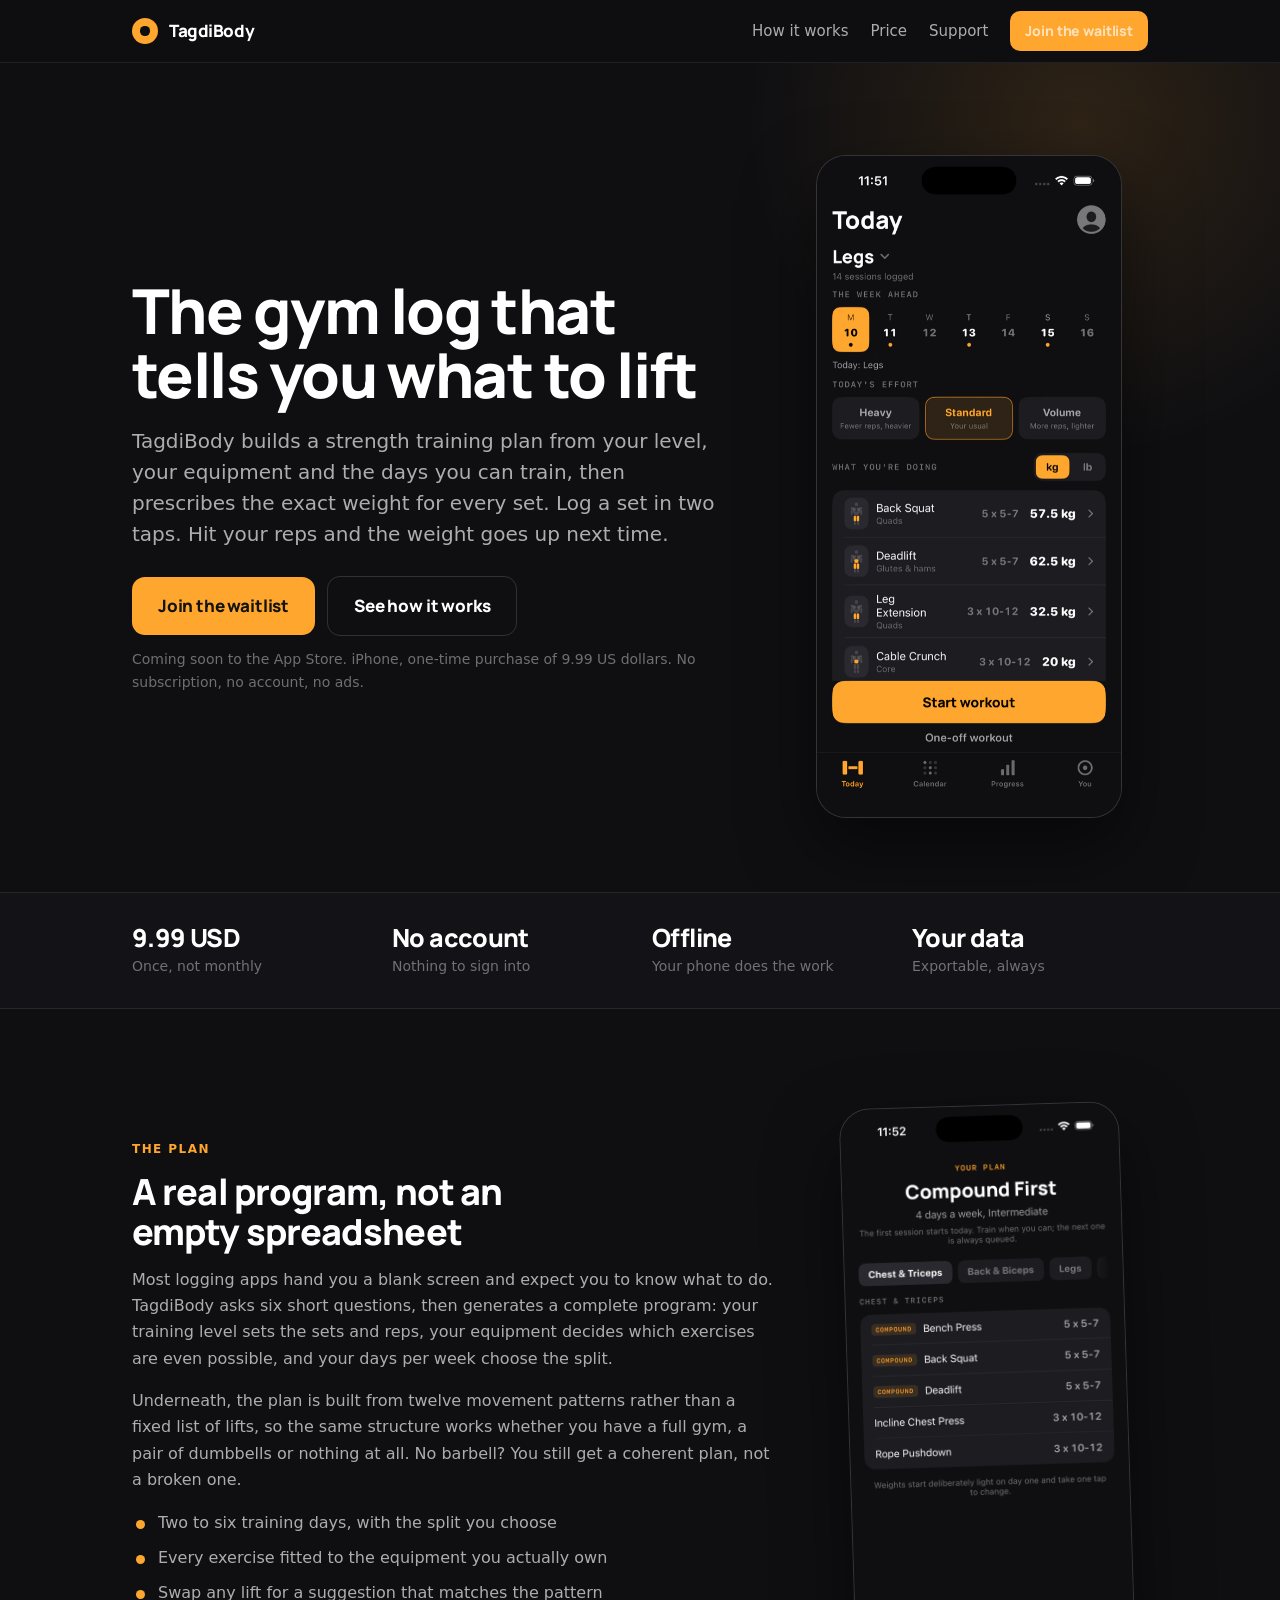
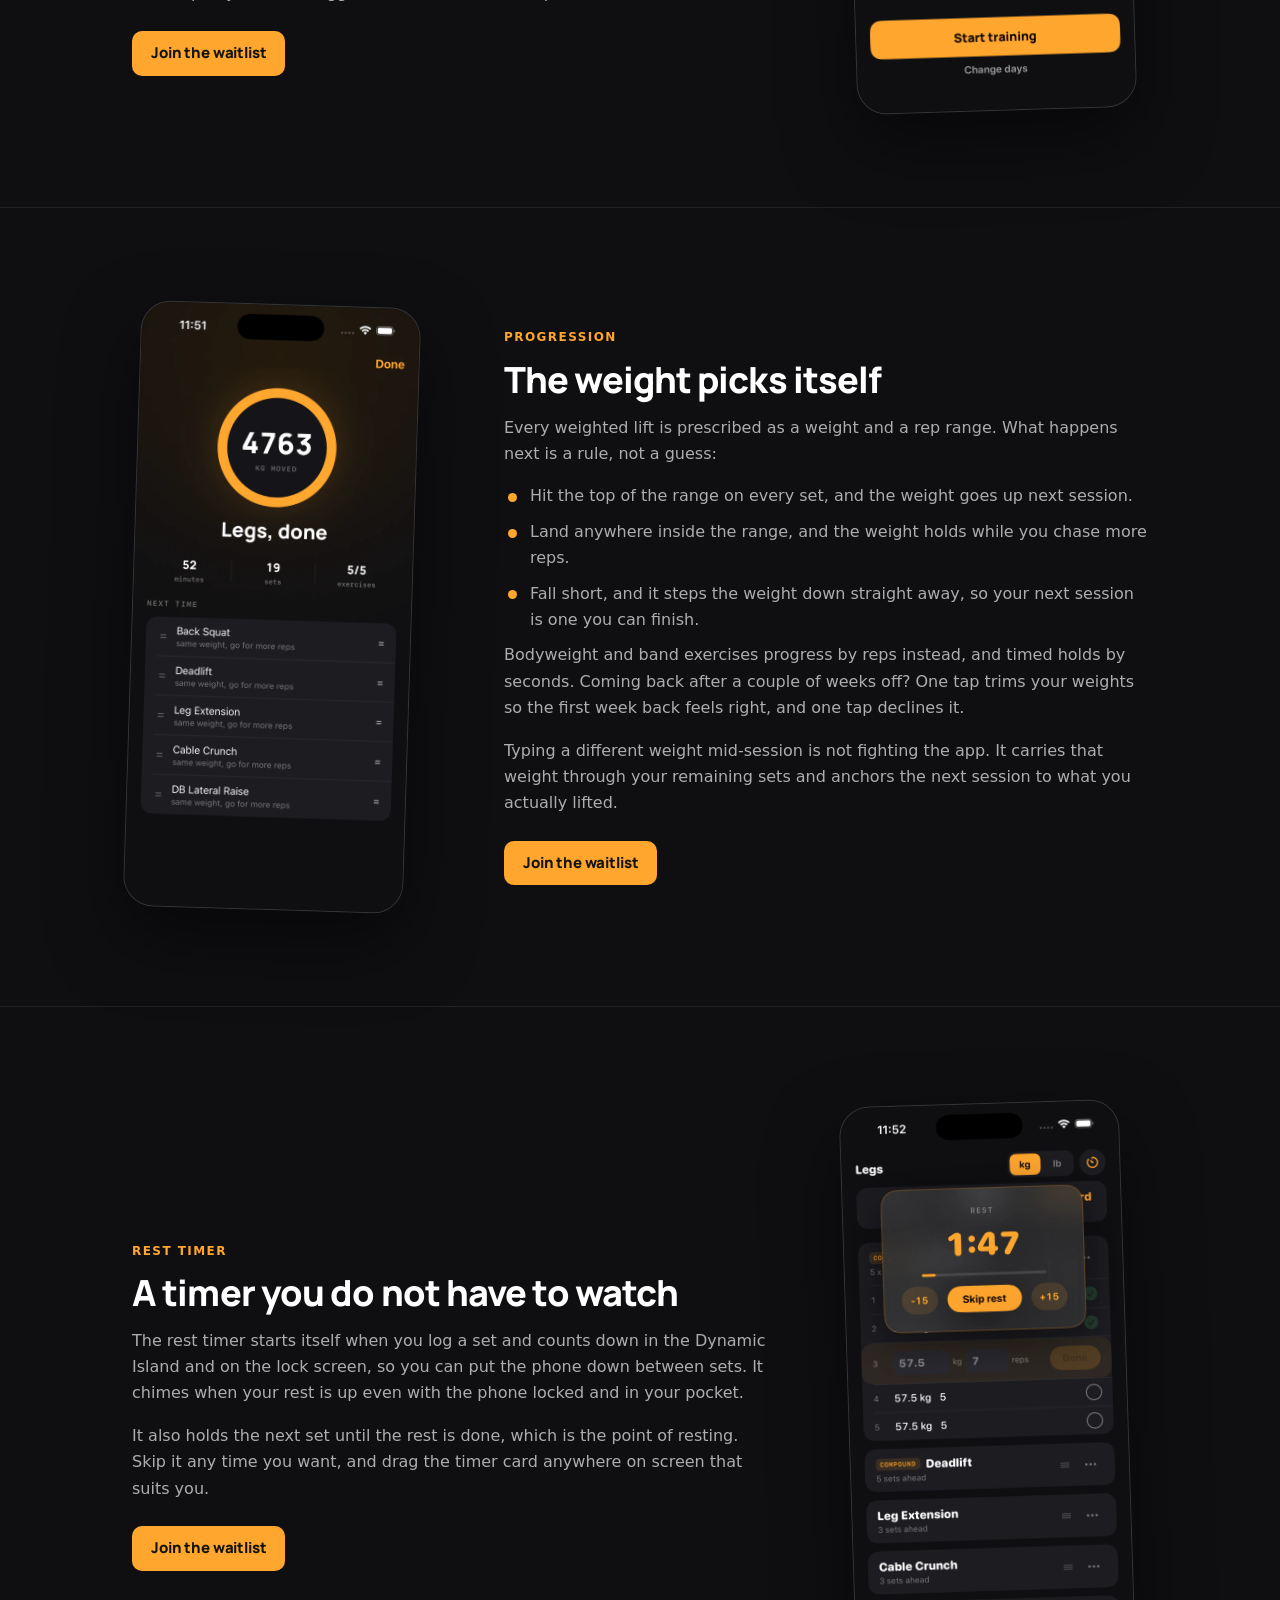
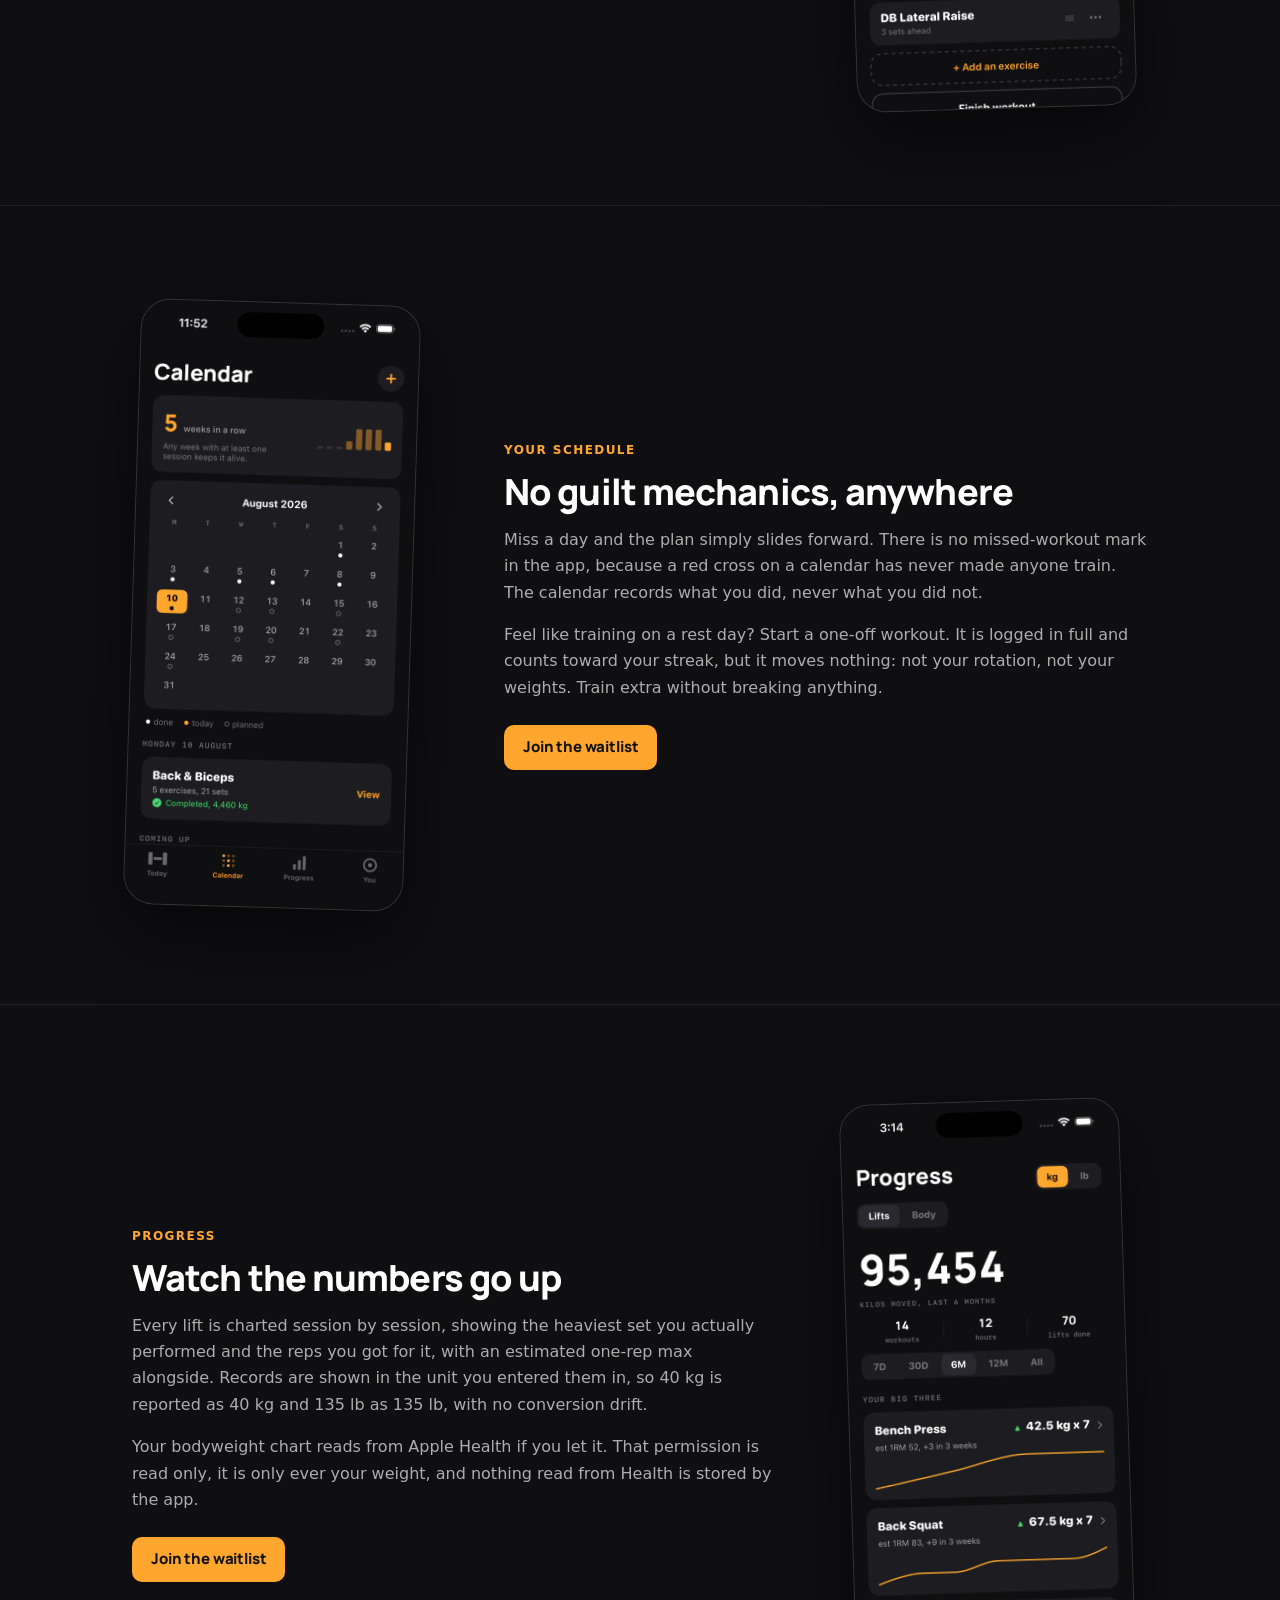
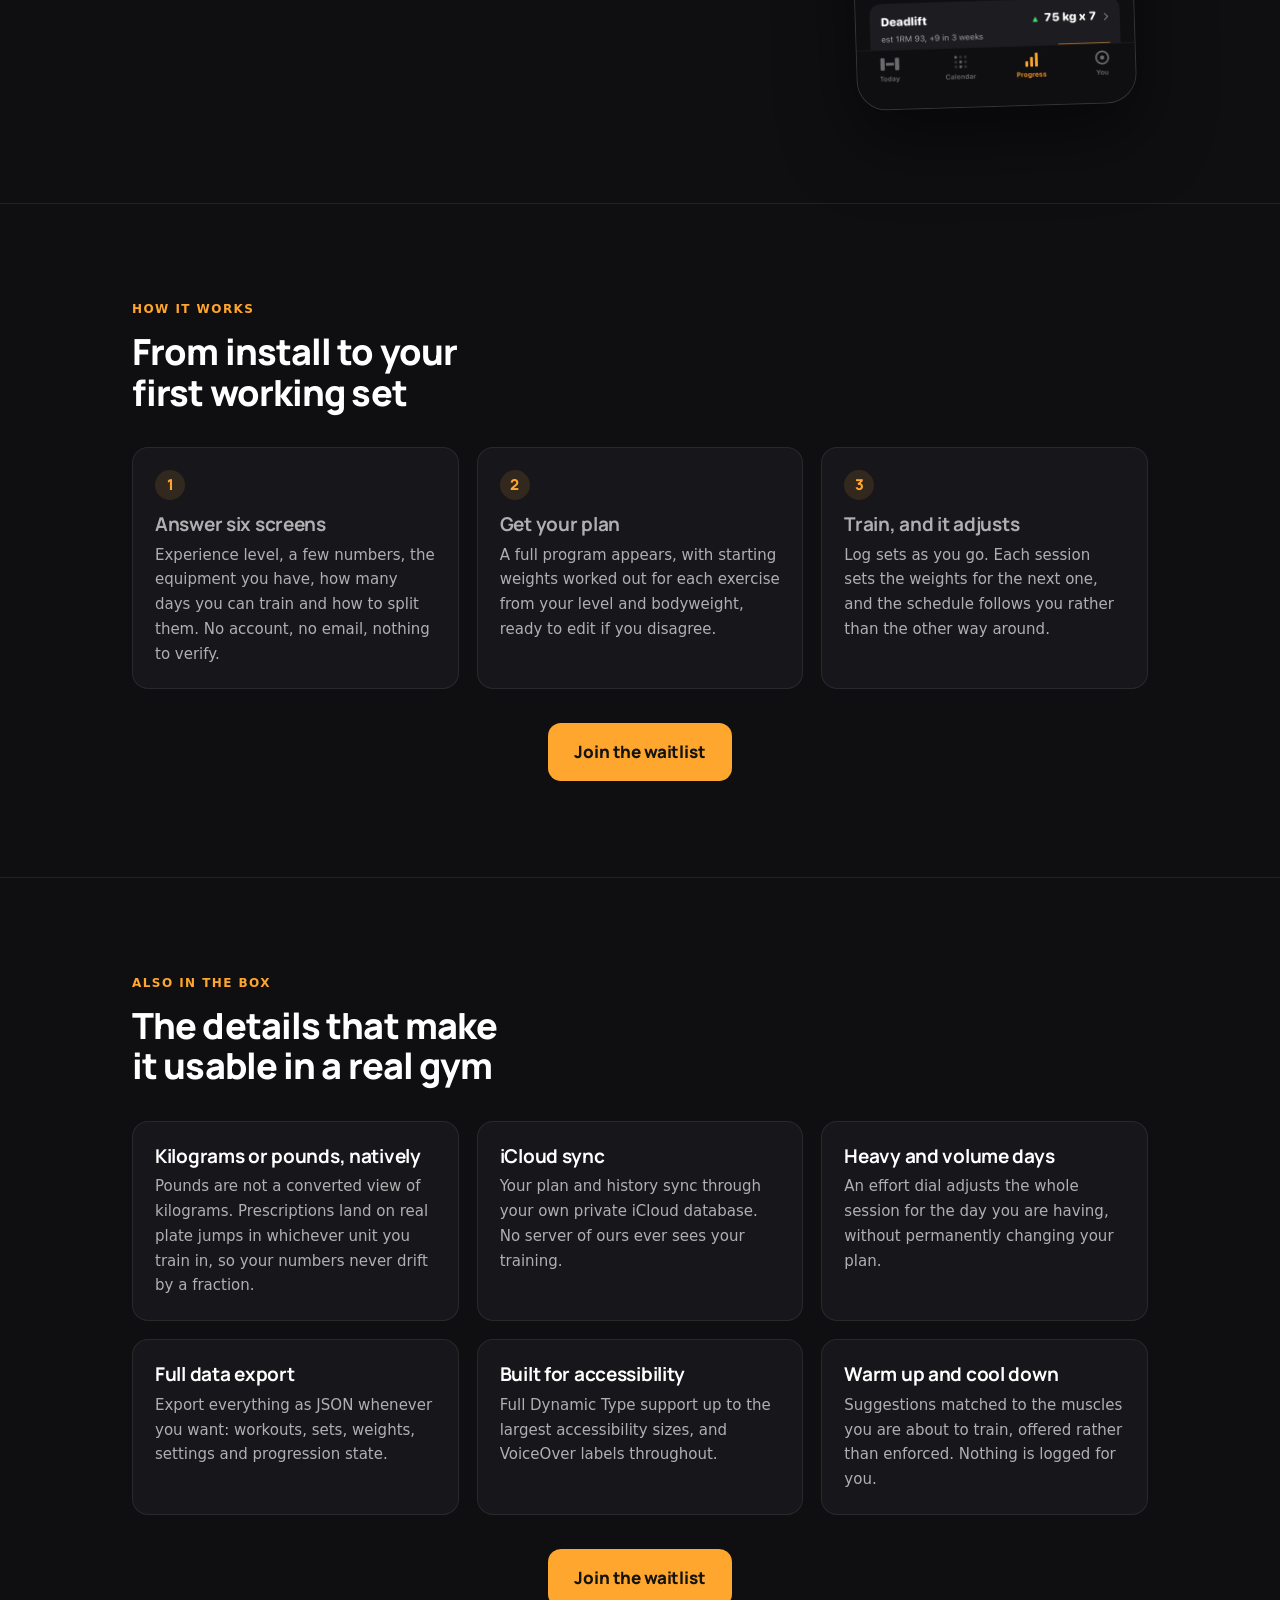
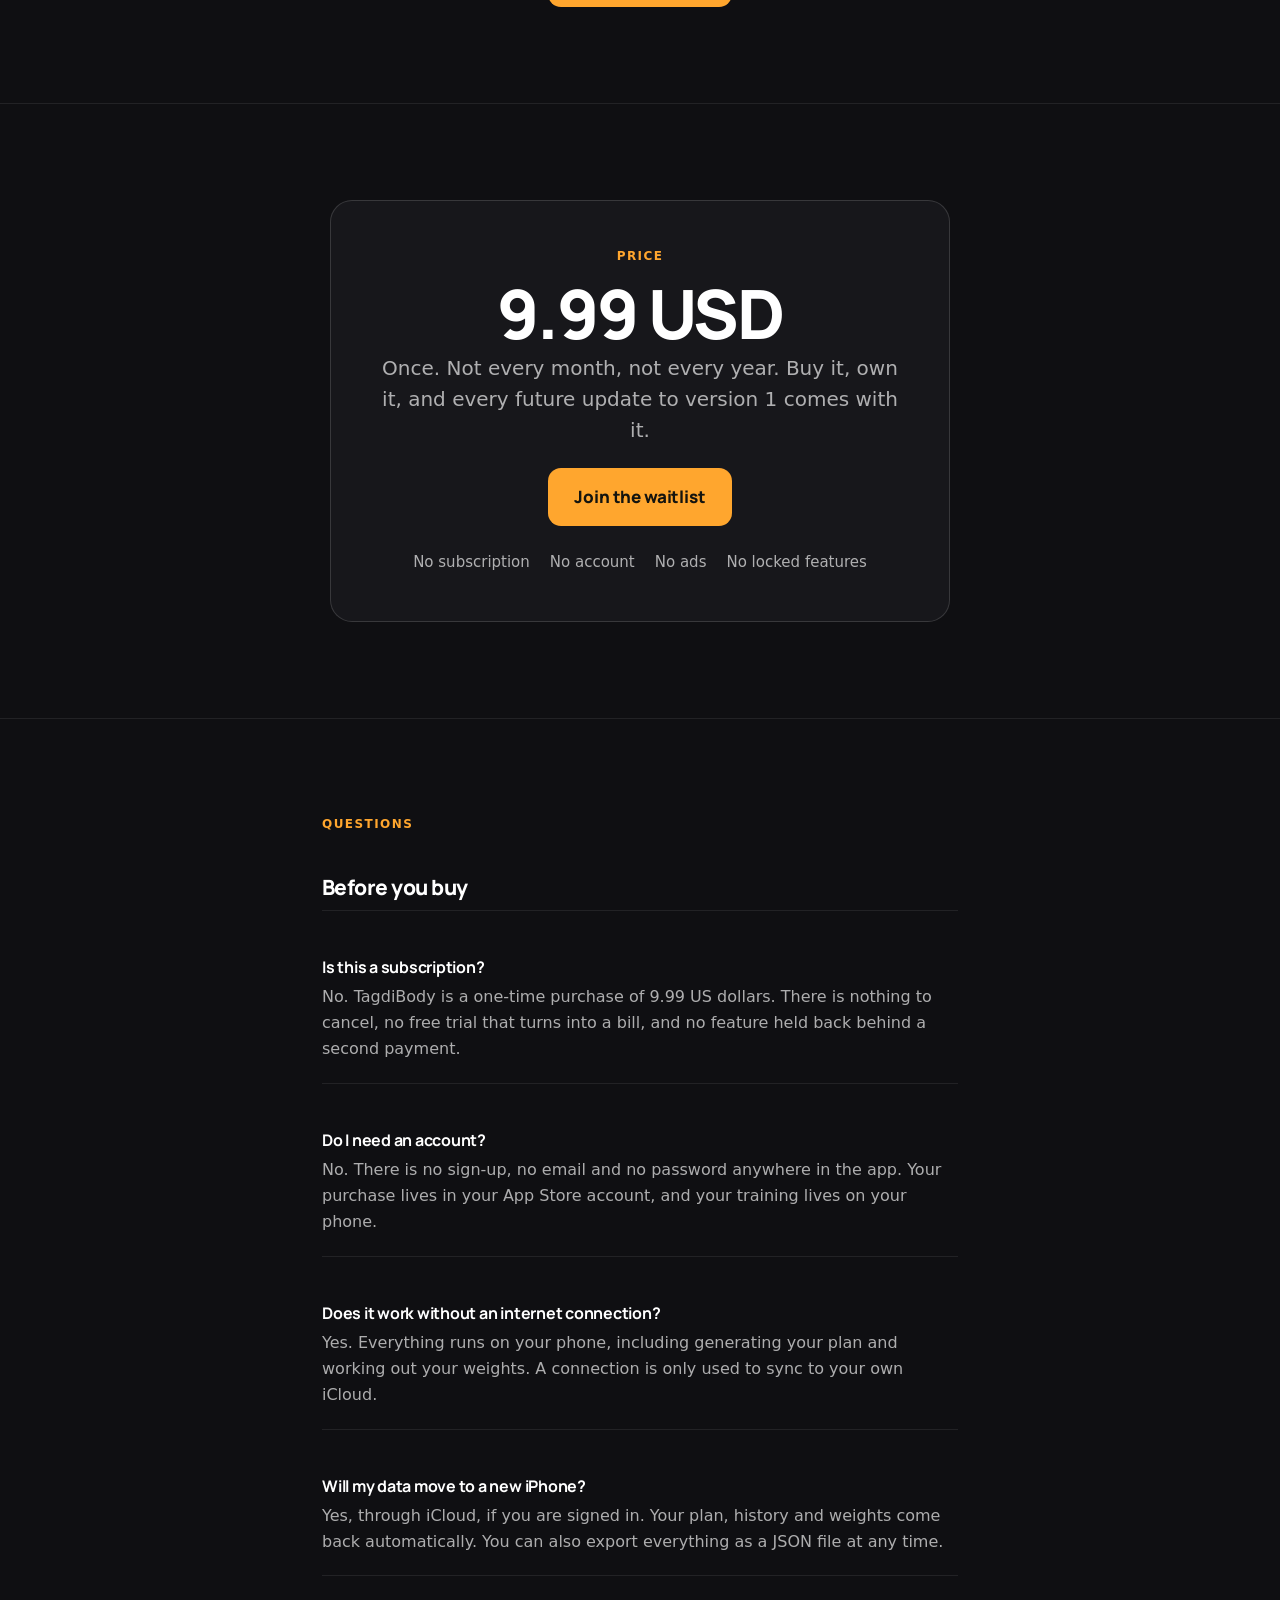
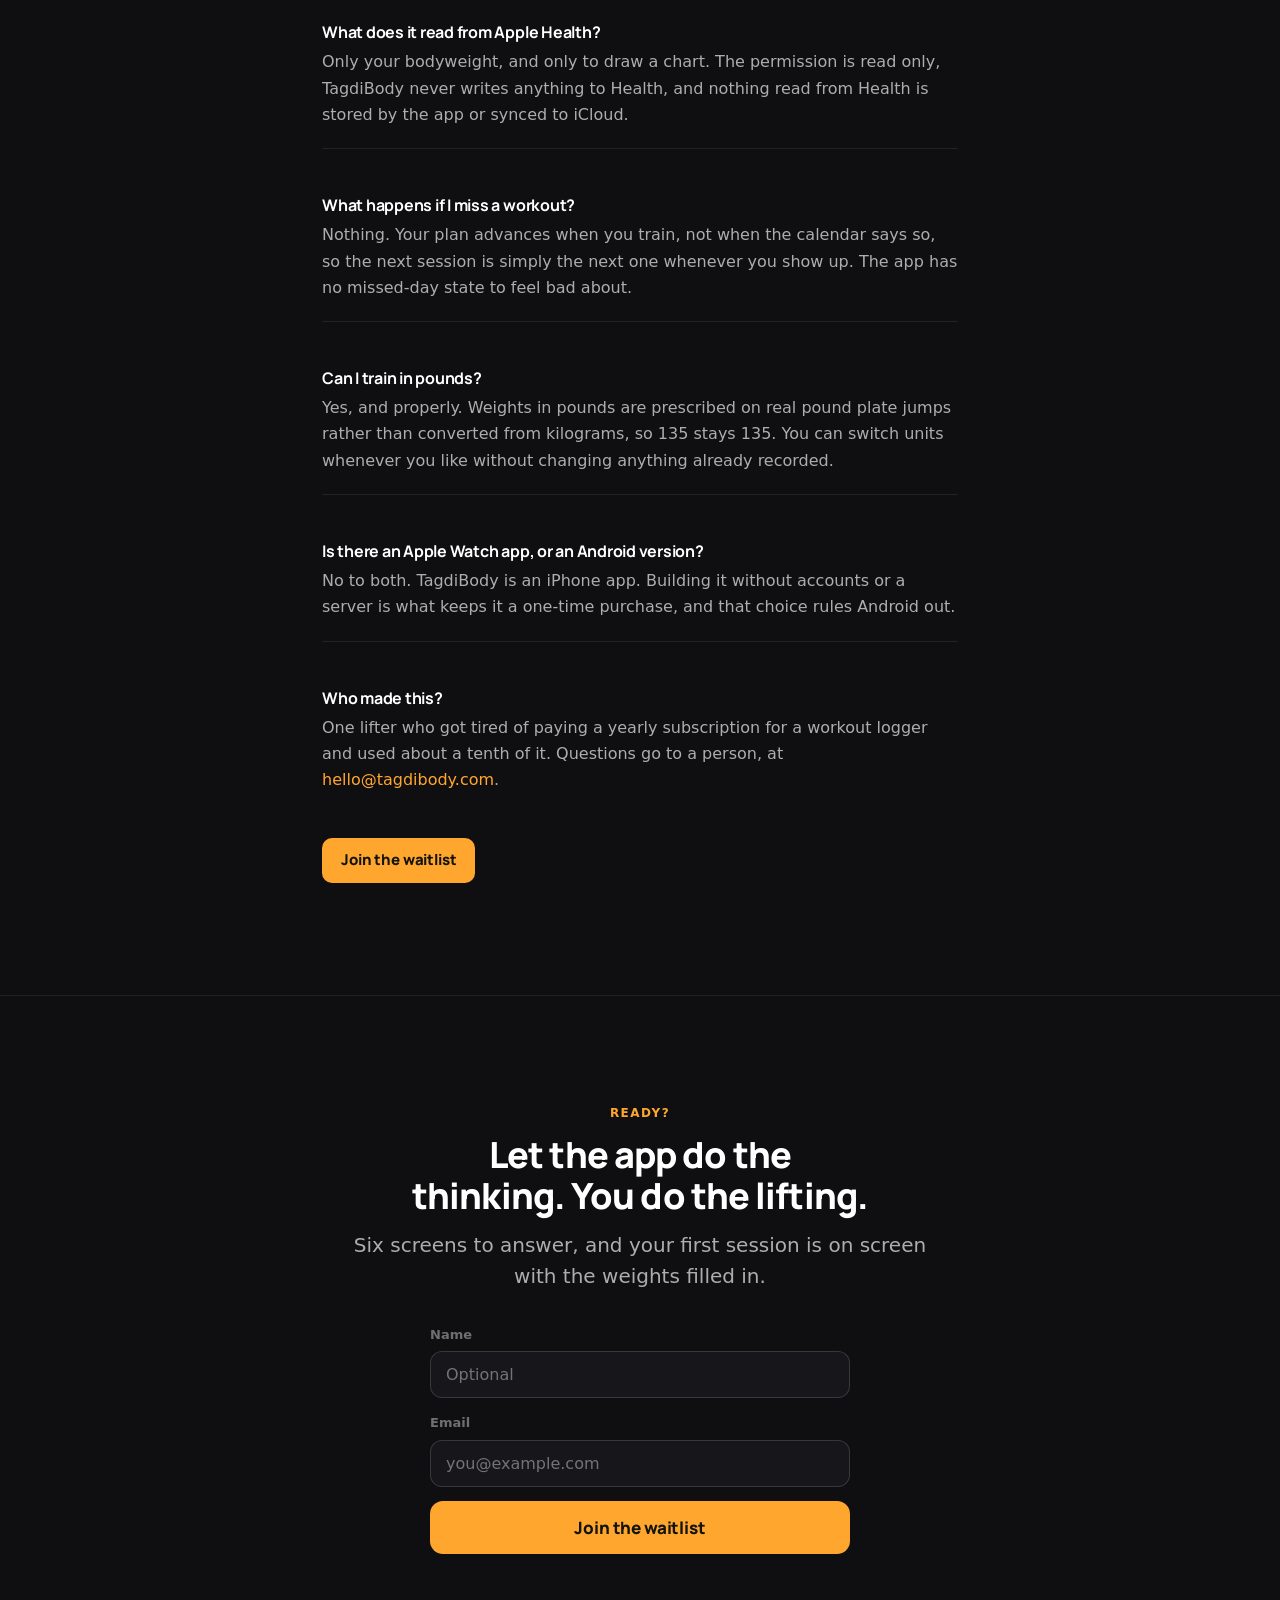
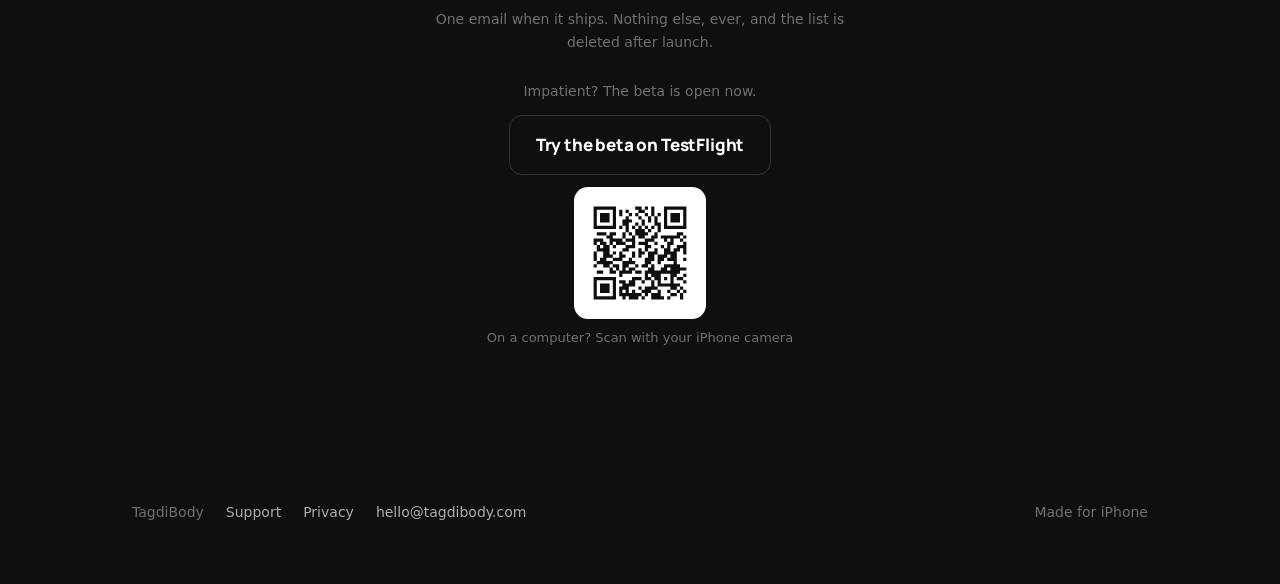
<file: index.html>
<!doctype html>
<html lang="en">
<head>
<meta charset="utf-8">
<meta name="viewport" content="width=device-width, initial-scale=1">
<title>Gym Workout Log and Strength Training Plan | TagdiBody</title>
<meta name="description" content="TagdiBody builds your gym plan and tells you the exact weight to lift on every set. Log a set in two taps. One-time purchase for iPhone, no subscription.">
<link rel="canonical" href="https://tagdibody.com/">
<meta name="theme-color" content="#0F0F12">
<script>document.documentElement.classList.add("js")</script>

<!-- Smart App Banner. Renders only once the app is live on the store, and
     never inside a frame or the simulator. Harmless before then. -->
<meta name="apple-itunes-app" content="app-id=6799544180">

<meta property="og:type" content="website">
<meta property="og:site_name" content="TagdiBody">
<meta property="og:title" content="TagdiBody: the gym log that tells you what to lift">
<meta property="og:description" content="A strength training plan built from your level, equipment and days, with the exact weight for every set. One-time purchase for iPhone.">
<meta property="og:url" content="https://tagdibody.com/">
<meta property="og:image" content="https://tagdibody.com/assets/og.jpg">
<meta property="og:image:width" content="1200">
<meta property="og:image:height" content="630">
<meta property="og:image:type" content="image/jpeg">
<meta property="og:image:alt" content="TagdiBody on iPhone, showing today's session with the weight for every lift.">
<meta name="twitter:card" content="summary_large_image">

<link rel="icon" href="assets/favicon.svg" type="image/svg+xml">
<link rel="icon" href="assets/favicon-32.png" sizes="32x32">
<link rel="apple-touch-icon" href="assets/apple-touch-icon.png">
<link rel="manifest" href="site.webmanifest">

<link rel="preload" href="assets/manrope-subset.woff2" as="font" type="font/woff2" crossorigin>
<link rel="stylesheet" href="style.css">

<!-- SoftwareApplication, per Google's Software App documentation.
     aggregateRating is deliberately ABSENT: Google requires a rating or a
     review for the rich result, but the same guidelines forbid marking up
     ratings that are not visible on the page and treat self-serving ones
     as ineligible. Search Console will report the missing field as a
     warning; that is the honest state until the App Store has real
     ratings to mirror. -->
<script type="application/ld+json">
{
  "@context": "https://schema.org",
  "@type": "SoftwareApplication",
  "name": "TagdiBody",
  "alternateName": "TagdiBody: Gym Workout Log",
  "url": "https://tagdibody.com/",
  "description": "TagdiBody builds a strength training plan from your level, equipment and days per week, prescribes the exact weight for every set, and logs your workouts. One-time purchase for iPhone, with no subscription and no account.",
  "applicationCategory": "HealthApplication",
  "applicationSubCategory": "Strength training",
  "operatingSystem": "iOS 17.0",
  "softwareVersion": "1.0",
  "image": "https://tagdibody.com/assets/og.jpg",
  "screenshot": [
    "https://tagdibody.com/img/today.png",
    "https://tagdibody.com/img/resting.png",
    "https://tagdibody.com/img/progress.png"
  ],
  "featureList": [
    "Generated strength training plan",
    "Automatic weight progression",
    "Rest timer with Dynamic Island and lock screen",
    "One-off workouts that never move your plan",
    "Progress charts and personal bests",
    "iCloud sync",
    "Apple Health bodyweight, read only"
  ],
  "offers": {
    "@type": "Offer",
    "price": "9.99",
    "priceCurrency": "USD",
    "category": "One-time purchase"
  },
  "author": {
    "@type": "Person",
    "name": "Arjun Navale"
  },
  "publisher": {
    "@type": "Person",
    "name": "Arjun Navale"
  }
}
</script>
</head>

<body class="prelaunch">
<a class="skip" href="#main">Skip to content</a>

<header class="site-head">
  <div class="wrap">
    <a class="wordmark" href="/"><span class="plate" aria-hidden="true"></span> TagdiBody</a>
    <nav aria-label="Main">
      <a class="nav-hide" href="#how">How it works</a>
      <a class="nav-hide" href="#price">Price</a>
      <a class="nav-hide" href="/support/">Support</a>
      <a class="cta small live-only" href="https://apps.apple.com/app/tagdibody/id6799544180">Get the app</a>
      <a class="cta small soon-only" href="#get">Join the waitlist</a>
    </nav>
  </div>
</header>

<main id="main">

<section class="hero">
  <div class="wrap">
    <div class="copy">
      <h1>The gym log that tells you what to lift</h1>
      <p class="lede">TagdiBody builds a strength training plan from your level, your equipment and the days you can train, then prescribes the exact weight for every set. Log a set in two taps. Hit your reps and the weight goes up next time.</p>
      <div class="hero-actions">
        <a class="cta live-only" href="https://apps.apple.com/app/tagdibody/id6799544180">Get TagdiBody on the App Store</a>
        <a class="cta soon-only" href="#get">Join the waitlist</a>
        <a class="cta ghost" href="#how">See how it works</a>
      </div>
      <p class="cta-note">Coming soon to the App Store. iPhone, one-time purchase of 9.99 US dollars. No subscription, no account, no ads.</p>
    </div>
    <div class="shot">
      <picture>
        <source type="image/webp" sizes="280px"
                srcset="img/today-560.webp 560w, img/today-840.webp 840w">
        <img src="img/today.png" width="280" height="609" fetchpriority="high"
             alt="The Today screen in TagdiBody, listing Back Squat, Deadlift, Leg Extension and Cable Crunch with the sets, rep range and exact weight for each.">
      </picture>
    </div>
  </div>
</section>

<section class="strip" aria-label="At a glance">
  <div class="wrap">
    <div><span class="stat-n">9.99 USD</span><span class="stat-l">Once, not monthly</span></div>
    <div><span class="stat-n">No account</span><span class="stat-l">Nothing to sign into</span></div>
    <div><span class="stat-n">Offline</span><span class="stat-l">Your phone does the work</span></div>
    <div><span class="stat-n">Your data</span><span class="stat-l">Exportable, always</span></div>
  </div>
</section>

<section class="feature" id="plan">
  <div class="wrap">
    <div class="copy reveal">
      <p class="eyebrow">The plan</p>
      <h2>A real program, not an empty spreadsheet</h2>
      <p>Most logging apps hand you a blank screen and expect you to know what to do. TagdiBody asks six short questions, then generates a complete program: your training level sets the sets and reps, your equipment decides which exercises are even possible, and your days per week choose the split.</p>
      <p>Underneath, the plan is built from twelve movement patterns rather than a fixed list of lifts, so the same structure works whether you have a full gym, a pair of dumbbells or nothing at all. No barbell? You still get a coherent plan, not a broken one.</p>
      <ul class="ticks">
        <li>Two to six training days, with the split you choose</li>
        <li>Every exercise fitted to the equipment you actually own</li>
        <li>Swap any lift for a suggestion that matches the pattern</li>
      </ul>
      <p class="mini-cta">
        <a class="cta small live-only" href="https://apps.apple.com/app/tagdibody/id6799544180">Get TagdiBody</a>
        <a class="cta small soon-only" href="#get">Join the waitlist</a>
      </p>
    </div>
    <div class="shot">
      <picture>
        <source type="image/webp" sizes="280px"
                srcset="img/reveal-560.webp 560w, img/reveal-840.webp 840w">
        <img src="img/reveal.png" width="280" height="609" loading="lazy"
             alt="A generated four day plan in TagdiBody, showing each training day and the exercises in it.">
      </picture>
    </div>
  </div>
</section>

<section class="feature flip" id="progression">
  <div class="wrap">
    <div class="copy reveal">
      <p class="eyebrow">Progression</p>
      <h2>The weight picks itself</h2>
      <p>Every weighted lift is prescribed as a weight and a rep range. What happens next is a rule, not a guess:</p>
      <ul class="ticks">
        <li>Hit the top of the range on every set, and the weight goes up next session.</li>
        <li>Land anywhere inside the range, and the weight holds while you chase more reps.</li>
        <li>Fall short, and it steps the weight down straight away, so your next session is one you can finish.</li>
      </ul>
      <p>Bodyweight and band exercises progress by reps instead, and timed holds by seconds. Coming back after a couple of weeks off? One tap trims your weights so the first week back feels right, and one tap declines it.</p>
      <p>Typing a different weight mid-session is not fighting the app. It carries that weight through your remaining sets and anchors the next session to what you actually lifted.</p>
      <p class="mini-cta">
        <a class="cta small live-only" href="https://apps.apple.com/app/tagdibody/id6799544180">Get TagdiBody</a>
        <a class="cta small soon-only" href="#get">Join the waitlist</a>
      </p>
    </div>
    <div class="shot">
      <picture>
        <source type="image/webp" sizes="280px"
                srcset="img/summary-560.webp 560w, img/summary-840.webp 840w">
        <img src="img/summary.png" width="280" height="609" loading="lazy"
             alt="A finished workout summary in TagdiBody, listing every set performed with its weight and reps.">
      </picture>
    </div>
  </div>
</section>

<section class="feature" id="timer">
  <div class="wrap">
    <div class="copy reveal">
      <p class="eyebrow">Rest timer</p>
      <h2>A timer you do not have to watch</h2>
      <p>The rest timer starts itself when you log a set and counts down in the Dynamic Island and on the lock screen, so you can put the phone down between sets. It chimes when your rest is up even with the phone locked and in your pocket.</p>
      <p>It also holds the next set until the rest is done, which is the point of resting. Skip it any time you want, and drag the timer card anywhere on screen that suits you.</p>
      <p class="mini-cta">
        <a class="cta small live-only" href="https://apps.apple.com/app/tagdibody/id6799544180">Get TagdiBody</a>
        <a class="cta small soon-only" href="#get">Join the waitlist</a>
      </p>
    </div>
    <div class="shot">
      <picture>
        <source type="image/webp" sizes="280px"
                srcset="img/resting-560.webp 560w, img/resting-840.webp 840w">
        <img src="img/resting.png" width="280" height="609" loading="lazy"
             alt="TagdiBody counting down rest between sets, with the next set held until the timer finishes.">
      </picture>
    </div>
  </div>
</section>

<section class="feature flip" id="schedule">
  <div class="wrap">
    <div class="copy reveal">
      <p class="eyebrow">Your schedule</p>
      <h2>No guilt mechanics, anywhere</h2>
      <p>Miss a day and the plan simply slides forward. There is no missed-workout mark in the app, because a red cross on a calendar has never made anyone train. The calendar records what you did, never what you did not.</p>
      <p>Feel like training on a rest day? Start a one-off workout. It is logged in full and counts toward your streak, but it moves nothing: not your rotation, not your weights. Train extra without breaking anything.</p>
      <p class="mini-cta">
        <a class="cta small live-only" href="https://apps.apple.com/app/tagdibody/id6799544180">Get TagdiBody</a>
        <a class="cta small soon-only" href="#get">Join the waitlist</a>
      </p>
    </div>
    <div class="shot">
      <picture>
        <source type="image/webp" sizes="280px"
                srcset="img/calendar-560.webp 560w, img/calendar-840.webp 840w">
        <img src="img/calendar.png" width="280" height="609" loading="lazy"
             alt="The TagdiBody calendar showing training days marked and a streak, with no missed day markers.">
      </picture>
    </div>
  </div>
</section>

<section class="feature" id="progress">
  <div class="wrap">
    <div class="copy reveal">
      <p class="eyebrow">Progress</p>
      <h2>Watch the numbers go up</h2>
      <p>Every lift is charted session by session, showing the heaviest set you actually performed and the reps you got for it, with an estimated one-rep max alongside. Records are shown in the unit you entered them in, so 40 kg is reported as 40 kg and 135 lb as 135 lb, with no conversion drift.</p>
      <p>Your bodyweight chart reads from Apple Health if you let it. That permission is read only, it is only ever your weight, and nothing read from Health is stored by the app.</p>
      <p class="mini-cta">
        <a class="cta small live-only" href="https://apps.apple.com/app/tagdibody/id6799544180">Get TagdiBody</a>
        <a class="cta small soon-only" href="#get">Join the waitlist</a>
      </p>
    </div>
    <div class="shot">
      <picture>
        <source type="image/webp" sizes="280px"
                srcset="img/progress-560.webp 560w, img/progress-840.webp 840w">
        <img src="img/progress.png" width="280" height="609" loading="lazy"
             alt="Progress charts in TagdiBody showing maximum weight lifted per session for an exercise.">
      </picture>
    </div>
  </div>
</section>

<section class="section" id="how">
  <div class="wrap">
    <div class="section-head reveal">
      <p class="eyebrow">How it works</p>
      <h2>From install to your first working set</h2>
    </div>
    <ol class="steps">
      <li class="reveal">
        <h3>Answer six screens</h3>
        <p>Experience level, a few numbers, the equipment you have, how many days you can train and how to split them. No account, no email, nothing to verify.</p>
      </li>
      <li class="reveal">
        <h3>Get your plan</h3>
        <p>A full program appears, with starting weights worked out for each exercise from your level and bodyweight, ready to edit if you disagree.</p>
      </li>
      <li class="reveal">
        <h3>Train, and it adjusts</h3>
        <p>Log sets as you go. Each session sets the weights for the next one, and the schedule follows you rather than the other way around.</p>
      </li>
    </ol>
    <div class="hero-actions actions-center" style="margin-top: 34px">
      <a class="cta live-only" href="https://apps.apple.com/app/tagdibody/id6799544180">Get TagdiBody on the App Store</a>
      <a class="cta soon-only" href="#get">Join the waitlist</a>
    </div>
  </div>
</section>

<section class="section" id="inside">
  <div class="wrap">
    <div class="section-head reveal">
      <p class="eyebrow">Also in the box</p>
      <h2>The details that make it usable in a real gym</h2>
    </div>
    <div class="cards">
      <div class="card reveal">
        <h3>Kilograms or pounds, natively</h3>
        <p>Pounds are not a converted view of kilograms. Prescriptions land on real plate jumps in whichever unit you train in, so your numbers never drift by a fraction.</p>
      </div>
      <div class="card reveal">
        <h3>iCloud sync</h3>
        <p>Your plan and history sync through your own private iCloud database. No server of ours ever sees your training.</p>
      </div>
      <div class="card reveal">
        <h3>Heavy and volume days</h3>
        <p>An effort dial adjusts the whole session for the day you are having, without permanently changing your plan.</p>
      </div>
      <div class="card reveal">
        <h3>Full data export</h3>
        <p>Export everything as JSON whenever you want: workouts, sets, weights, settings and progression state.</p>
      </div>
      <div class="card reveal">
        <h3>Built for accessibility</h3>
        <p>Full Dynamic Type support up to the largest accessibility sizes, and VoiceOver labels throughout.</p>
      </div>
      <div class="card reveal">
        <h3>Warm up and cool down</h3>
        <p>Suggestions matched to the muscles you are about to train, offered rather than enforced. Nothing is logged for you.</p>
      </div>
    </div>
    <div class="hero-actions actions-center" style="margin-top: 34px">
      <a class="cta live-only" href="https://apps.apple.com/app/tagdibody/id6799544180">Get TagdiBody on the App Store</a>
      <a class="cta soon-only" href="#get">Join the waitlist</a>
    </div>
  </div>
</section>

<section class="section" id="price">
  <div class="wrap">
    <div class="price-card reveal">
      <p class="eyebrow">Price</p>
      <span class="price-n">9.99 USD</span>
      <p class="lede">Once. Not every month, not every year. Buy it, own it, and every future update to version 1 comes with it.</p>
      <div class="hero-actions actions-center">
        <a class="cta live-only" href="https://apps.apple.com/app/tagdibody/id6799544180">Get TagdiBody on the App Store</a>
        <a class="cta soon-only" href="#get">Join the waitlist</a>
      </div>
      <ul class="price-list">
        <li>No subscription</li>
        <li>No account</li>
        <li>No ads</li>
        <li>No locked features</li>
      </ul>
      <div class="qr-box">
        <img class="qr" src="assets/qr-appstore.svg" width="132" height="132"
             alt="QR code linking to TagdiBody on the App Store.">
        <span>On a computer? Point your iPhone camera here.</span>
      </div>
    </div>
  </div>
</section>

<section class="section" id="faq">
  <div class="wrap prose">
    <div class="section-head reveal">
      <p class="eyebrow">Questions</p>
      <h2>Before you buy</h2>
    </div>

    <div class="faq-item reveal">
      <h3>Is this a subscription?</h3>
      <p>No. TagdiBody is a one-time purchase of 9.99 US dollars. There is nothing to cancel, no free trial that turns into a bill, and no feature held back behind a second payment.</p>
    </div>

    <div class="faq-item reveal">
      <h3>Do I need an account?</h3>
      <p>No. There is no sign-up, no email and no password anywhere in the app. Your purchase lives in your App Store account, and your training lives on your phone.</p>
    </div>

    <div class="faq-item reveal">
      <h3>Does it work without an internet connection?</h3>
      <p>Yes. Everything runs on your phone, including generating your plan and working out your weights. A connection is only used to sync to your own iCloud.</p>
    </div>

    <div class="faq-item reveal">
      <h3>Will my data move to a new iPhone?</h3>
      <p>Yes, through iCloud, if you are signed in. Your plan, history and weights come back automatically. You can also export everything as a JSON file at any time.</p>
    </div>

    <div class="faq-item reveal">
      <h3>What does it read from Apple Health?</h3>
      <p>Only your bodyweight, and only to draw a chart. The permission is read only, TagdiBody never writes anything to Health, and nothing read from Health is stored by the app or synced to iCloud.</p>
    </div>

    <div class="faq-item reveal">
      <h3>What happens if I miss a workout?</h3>
      <p>Nothing. Your plan advances when you train, not when the calendar says so, so the next session is simply the next one whenever you show up. The app has no missed-day state to feel bad about.</p>
    </div>

    <div class="faq-item reveal">
      <h3>Can I train in pounds?</h3>
      <p>Yes, and properly. Weights in pounds are prescribed on real pound plate jumps rather than converted from kilograms, so 135 stays 135. You can switch units whenever you like without changing anything already recorded.</p>
    </div>

    <div class="faq-item reveal">
      <h3>Is there an Apple Watch app, or an Android version?</h3>
      <p>No to both. TagdiBody is an iPhone app. Building it without accounts or a server is what keeps it a one-time purchase, and that choice rules Android out.</p>
    </div>

    <div class="faq-item reveal">
      <h3>Who made this?</h3>
      <p>One lifter who got tired of paying a yearly subscription for a workout logger and used about a tenth of it. Questions go to a person, at <a href="mailto:hello@tagdibody.com">hello@tagdibody.com</a>.</p>
    </div>

    <p class="mini-cta">
      <a class="cta small live-only" href="https://apps.apple.com/app/tagdibody/id6799544180">Get TagdiBody</a>
      <a class="cta small soon-only" href="#get">Join the waitlist</a>
    </p>
  </div>
</section>

<section class="closing" id="get">
  <div class="wrap">
    <p class="eyebrow">Ready?</p>
    <h2>Let the app do the thinking. You do the lifting.</h2>
    <p class="lede">Six screens to answer, and your first session is on screen with the weights filled in.</p>
    <div class="hero-actions actions-center">
      <a class="cta live-only" href="https://apps.apple.com/app/tagdibody/id6799544180">Get TagdiBody on the App Store</a>
    </div>
    <form class="waitlist soon-block" action="https://api.tagdibody.com/waitlist" method="post">
      <label class="field">
        <span>Name</span>
        <input name="name" autocomplete="name" maxlength="100" placeholder="Optional">
      </label>
      <label class="field">
        <span>Email</span>
        <input name="email" type="email" required autocomplete="email" maxlength="254"
               placeholder="you@example.com" inputmode="email">
      </label>
      <input class="hp" name="website" tabindex="-1" autocomplete="off" aria-hidden="true">
      <button class="cta" type="submit">Join the waitlist</button>
      <p class="form-status" role="status" aria-live="polite"></p>
      <p class="cta-note">One email when it ships. Nothing else, ever, and the list is deleted after launch.</p>
    </form>
    <div class="beta-extra soon-only">
      <p class="cta-note">Impatient? The beta is open now.</p>
      <a class="cta ghost" href="/beta/">Try the beta on TestFlight</a>
      <div class="beta-qr">
        <img src="assets/beta-qr.svg" width="132" height="132"
             alt="QR code linking to the TagdiBody beta on TestFlight.">
        <span>On a computer? Scan with your iPhone camera</span>
      </div>
    </div>
    <p class="cta-note live-only" style="margin-top: 14px">One-time purchase, 9.99 US dollars. iPhone.</p>
    <div class="qr-box">
      <img class="qr" src="assets/qr-appstore.svg" width="132" height="132"
           alt="QR code linking to TagdiBody on the App Store.">
      <span>Scan with your iPhone camera</span>
    </div>
  </div>
</section>

</main>

<footer class="site-foot">
  <div class="wrap">
    <span>TagdiBody</span>
    <a href="/support/">Support</a>
    <a href="/privacy.html">Privacy</a>
    <a href="mailto:hello@tagdibody.com">hello@tagdibody.com</a>
    <span class="spacer">Made for iPhone</span>
  </div>
</footer>

<script>
(function () {
  var form = document.querySelector(".waitlist");
  if (!form) return;
  form.addEventListener("submit", function (event) {
    event.preventDefault();
    var status = form.querySelector(".form-status");
    var button = form.querySelector("button");
    button.disabled = true;
    status.textContent = "Adding you...";
    fetch(form.action, {
      method: "POST",
      headers: { "Content-Type": "application/json" },
      body: JSON.stringify({
        name: form.elements.name.value,
        email: form.elements.email.value,
        website: form.elements.website.value,
      }),
    }).then(function (response) { return response.json(); }).then(function (data) {
      if (!data.ok) throw new Error(data.error || "failed");
      form.innerHTML = "<p class='form-done'>You are on the list. One email when it ships.</p>";
    }).catch(function () {
      button.disabled = false;
      status.innerHTML = "That did not go through. Try again, or email " +
        "<a href='mailto:hello@tagdibody.com?subject=Waitlist'>hello@tagdibody.com</a> " +
        "with the word waitlist.";
    });
  });
})();
</script>
<script>
(function () {
  var els = document.querySelectorAll(".reveal");
  if (!("IntersectionObserver" in window)) {
    els.forEach(function (el) { el.classList.add("in"); });
    return;
  }
  var io = new IntersectionObserver(function (entries) {
    entries.forEach(function (entry) {
      if (!entry.isIntersecting) return;
      var el = entry.target;
      var i = Array.prototype.indexOf.call(el.parentElement.children, el);
      el.style.transitionDelay = (i % 6) * 70 + "ms";
      el.classList.add("in");
      io.unobserve(el);
    });
  }, { rootMargin: "0px 0px -8% 0px" });
  els.forEach(function (el) { io.observe(el); });
})();
</script>
</body>
</html>
</file>
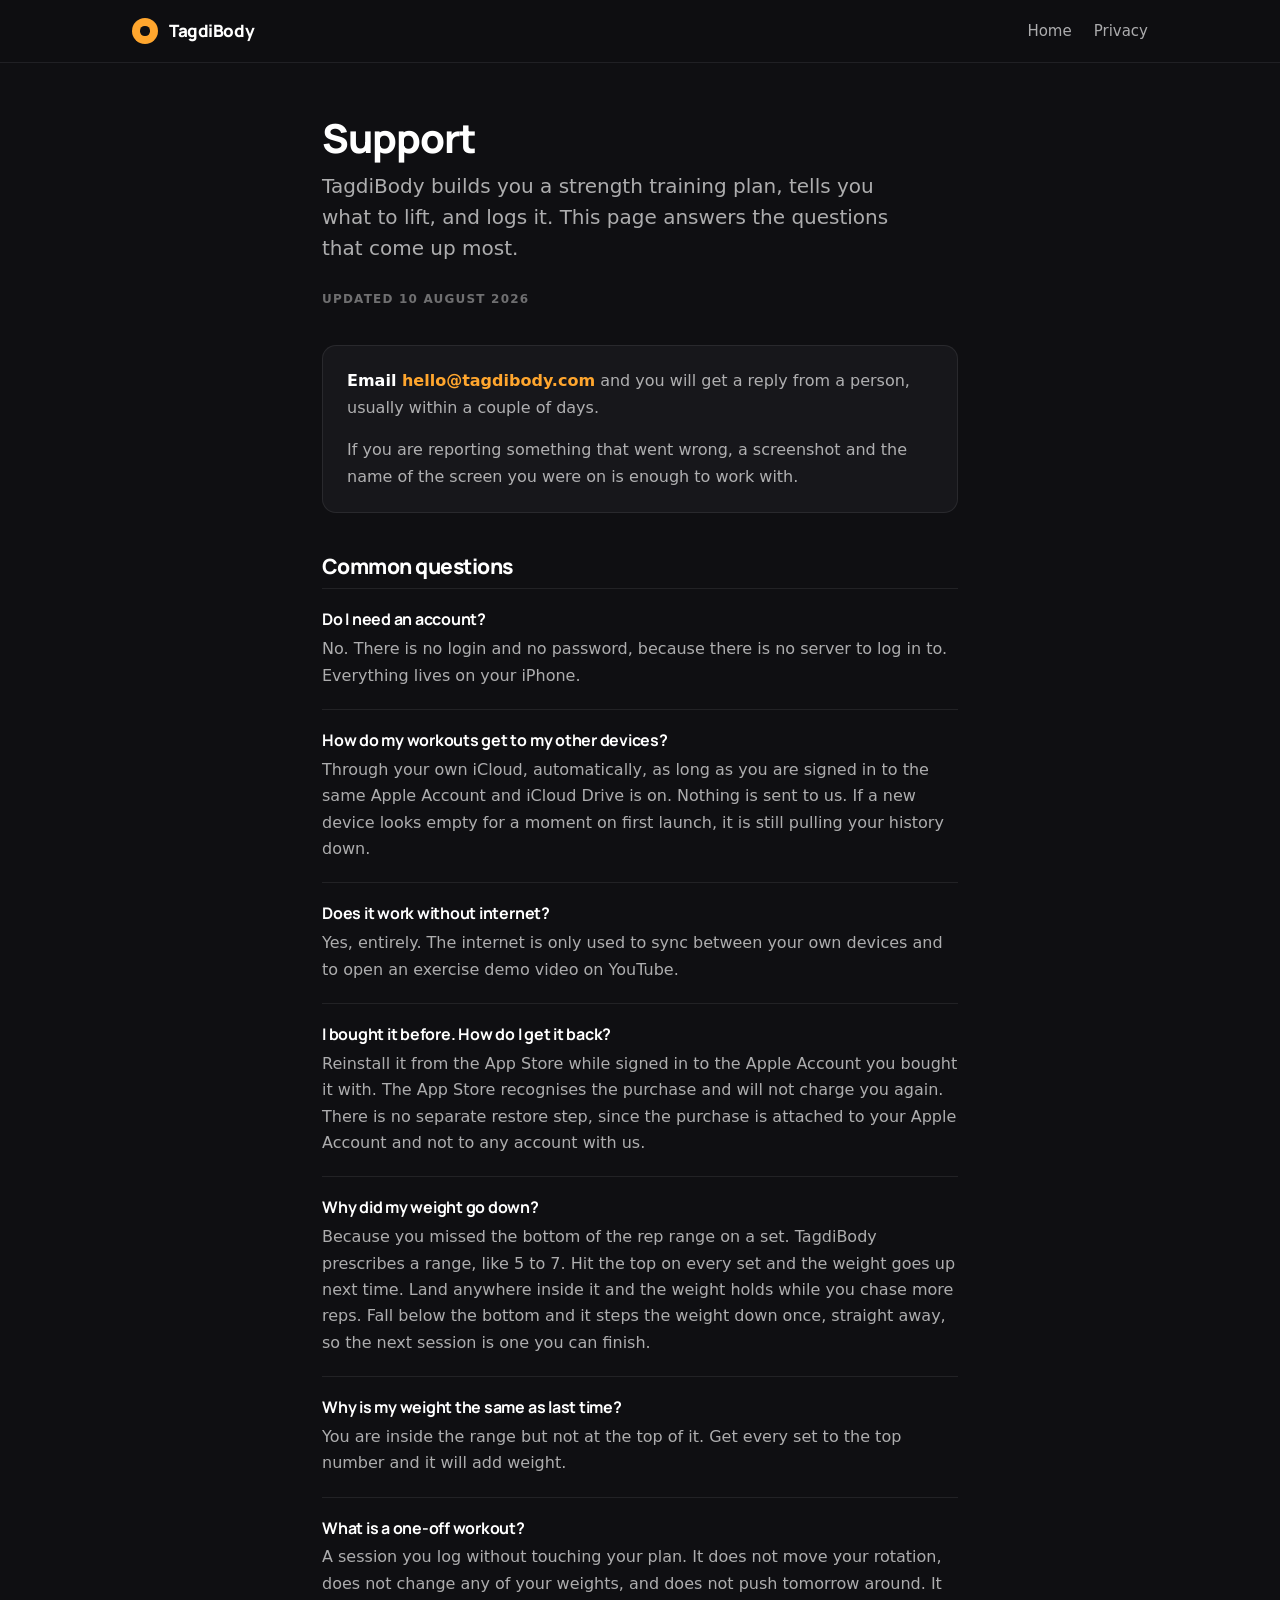
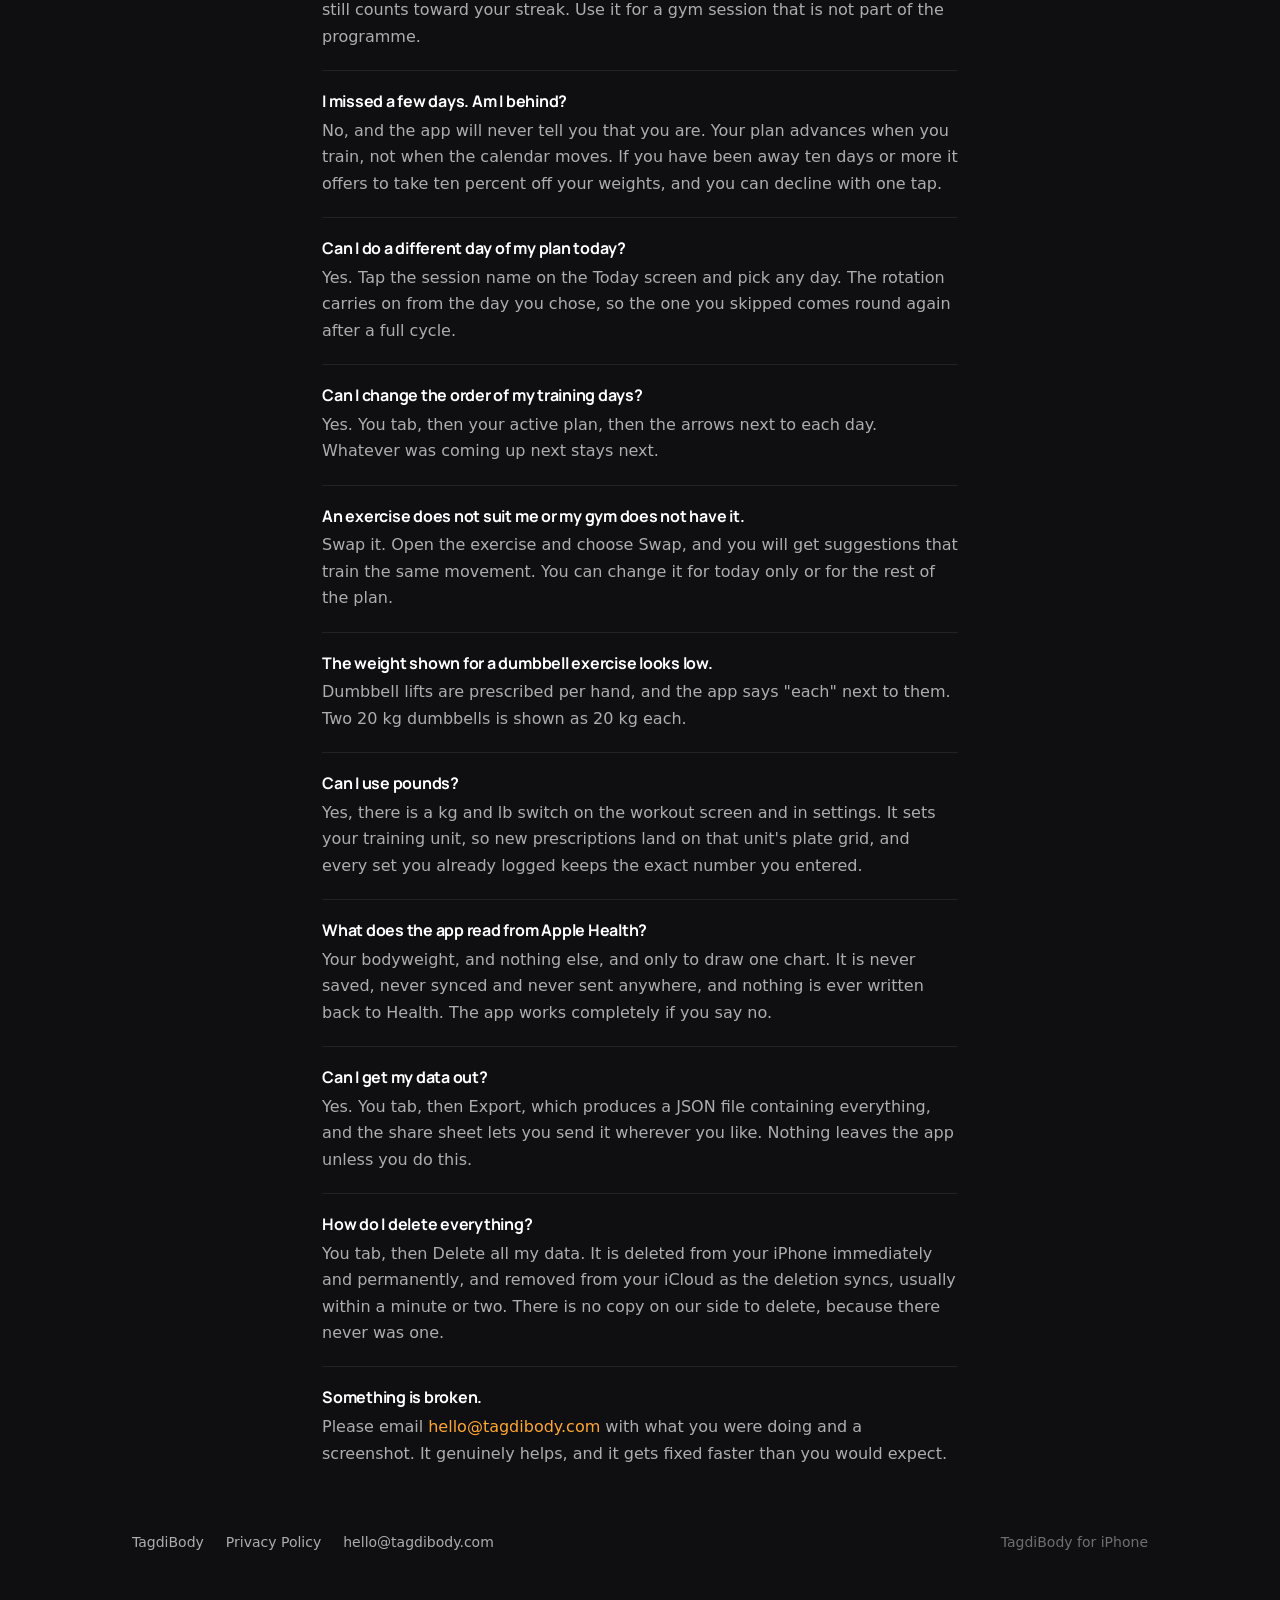
<file: support/index.html>
<!doctype html>
<html lang="en">
<head>
<meta charset="utf-8">
<meta name="viewport" content="width=device-width, initial-scale=1">
<title>Support | TagdiBody</title>
<meta name="description" content="Support and answers for TagdiBody, a strength training plan and workout logger for iPhone.">
<link rel="canonical" href="https://tagdibody.com/support/">
<meta name="theme-color" content="#0F0F12">
<link rel="icon" href="/assets/favicon.svg" type="image/svg+xml">
<link rel="icon" href="/assets/favicon-32.png" sizes="32x32">
<link rel="apple-touch-icon" href="/assets/apple-touch-icon.png">
<link rel="preload" href="/assets/manrope-subset.woff2" as="font" type="font/woff2" crossorigin>
<link rel="stylesheet" href="/style.css">
</head>
<body>
<a class="skip" href="#main">Skip to content</a>

<header class="site-head">
  <div class="wrap">
    <a class="wordmark" href="/"><span class="plate" aria-hidden="true"></span> TagdiBody</a>
    <nav aria-label="Main">
      <a href="/">Home</a>
      <a href="/privacy.html">Privacy</a>
    </nav>
  </div>
</header>

<main id="main" class="wrap prose page-top">

<h1>Support</h1>
<p class="lede">TagdiBody builds you a strength training plan, tells you what to lift, and logs it. This page answers the questions that come up most.</p>
<p class="updated">Updated 10 August 2026</p>

<div class="panel">
  <p><strong>Email <a href="mailto:hello@tagdibody.com">hello@tagdibody.com</a></strong> and you will get a reply from a person, usually within a couple of days.</p>
  <p>If you are reporting something that went wrong, a screenshot and the name of the screen you were on is enough to work with.</p>
</div>

<h2>Common questions</h2>

<div class="faq">
  <h3>Do I need an account?</h3>
  <p>No. There is no login and no password, because there is no server to log in to. Everything lives on your iPhone.</p>
</div>

<div class="faq">
  <h3>How do my workouts get to my other devices?</h3>
  <p>Through your own iCloud, automatically, as long as you are signed in to the same Apple Account and iCloud Drive is on. Nothing is sent to us. If a new device looks empty for a moment on first launch, it is still pulling your history down.</p>
</div>

<div class="faq">
  <h3>Does it work without internet?</h3>
  <p>Yes, entirely. The internet is only used to sync between your own devices and to open an exercise demo video on YouTube.</p>
</div>

<div class="faq">
  <h3>I bought it before. How do I get it back?</h3>
  <p>Reinstall it from the App Store while signed in to the Apple Account you bought it with. The App Store recognises the purchase and will not charge you again. There is no separate restore step, since the purchase is attached to your Apple Account and not to any account with us.</p>
</div>

<div class="faq">
  <h3>Why did my weight go down?</h3>
  <p>Because you missed the bottom of the rep range on a set. TagdiBody prescribes a range, like 5 to 7. Hit the top on every set and the weight goes up next time. Land anywhere inside it and the weight holds while you chase more reps. Fall below the bottom and it steps the weight down once, straight away, so the next session is one you can finish.</p>
</div>

<div class="faq">
  <h3>Why is my weight the same as last time?</h3>
  <p>You are inside the range but not at the top of it. Get every set to the top number and it will add weight.</p>
</div>

<div class="faq">
  <h3>What is a one-off workout?</h3>
  <p>A session you log without touching your plan. It does not move your rotation, does not change any of your weights, and does not push tomorrow around. It still counts toward your streak. Use it for a gym session that is not part of the programme.</p>
</div>

<div class="faq">
  <h3>I missed a few days. Am I behind?</h3>
  <p>No, and the app will never tell you that you are. Your plan advances when you train, not when the calendar moves. If you have been away ten days or more it offers to take ten percent off your weights, and you can decline with one tap.</p>
</div>

<div class="faq">
  <h3>Can I do a different day of my plan today?</h3>
  <p>Yes. Tap the session name on the Today screen and pick any day. The rotation carries on from the day you chose, so the one you skipped comes round again after a full cycle.</p>
</div>

<div class="faq">
  <h3>Can I change the order of my training days?</h3>
  <p>Yes. You tab, then your active plan, then the arrows next to each day. Whatever was coming up next stays next.</p>
</div>

<div class="faq">
  <h3>An exercise does not suit me or my gym does not have it.</h3>
  <p>Swap it. Open the exercise and choose Swap, and you will get suggestions that train the same movement. You can change it for today only or for the rest of the plan.</p>
</div>

<div class="faq">
  <h3>The weight shown for a dumbbell exercise looks low.</h3>
  <p>Dumbbell lifts are prescribed per hand, and the app says "each" next to them. Two 20 kg dumbbells is shown as 20 kg each.</p>
</div>

<div class="faq">
  <h3>Can I use pounds?</h3>
  <p>Yes, there is a kg and lb switch on the workout screen and in settings. It sets your training unit, so new prescriptions land on that unit's plate grid, and every set you already logged keeps the exact number you entered.</p>
</div>

<div class="faq">
  <h3>What does the app read from Apple Health?</h3>
  <p>Your bodyweight, and nothing else, and only to draw one chart. It is never saved, never synced and never sent anywhere, and nothing is ever written back to Health. The app works completely if you say no.</p>
</div>

<div class="faq">
  <h3>Can I get my data out?</h3>
  <p>Yes. You tab, then Export, which produces a JSON file containing everything, and the share sheet lets you send it wherever you like. Nothing leaves the app unless you do this.</p>
</div>

<div class="faq">
  <h3>How do I delete everything?</h3>
  <p>You tab, then Delete all my data. It is deleted from your iPhone immediately and permanently, and removed from your iCloud as the deletion syncs, usually within a minute or two. There is no copy on our side to delete, because there never was one.</p>
</div>

<div class="faq">
  <h3>Something is broken.</h3>
  <p>Please email <a href="mailto:hello@tagdibody.com">hello@tagdibody.com</a> with what you were doing and a screenshot. It genuinely helps, and it gets fixed faster than you would expect.</p>
</div>

</main>

<footer class="site-foot">
  <div class="wrap">
  <a href="/">TagdiBody</a>
  <a href="/privacy.html">Privacy Policy</a>
  <a href="mailto:hello@tagdibody.com">hello@tagdibody.com</a>
  <span class="spacer">TagdiBody for iPhone</span>
  </div>
</footer>

</body>
</html>
</file>
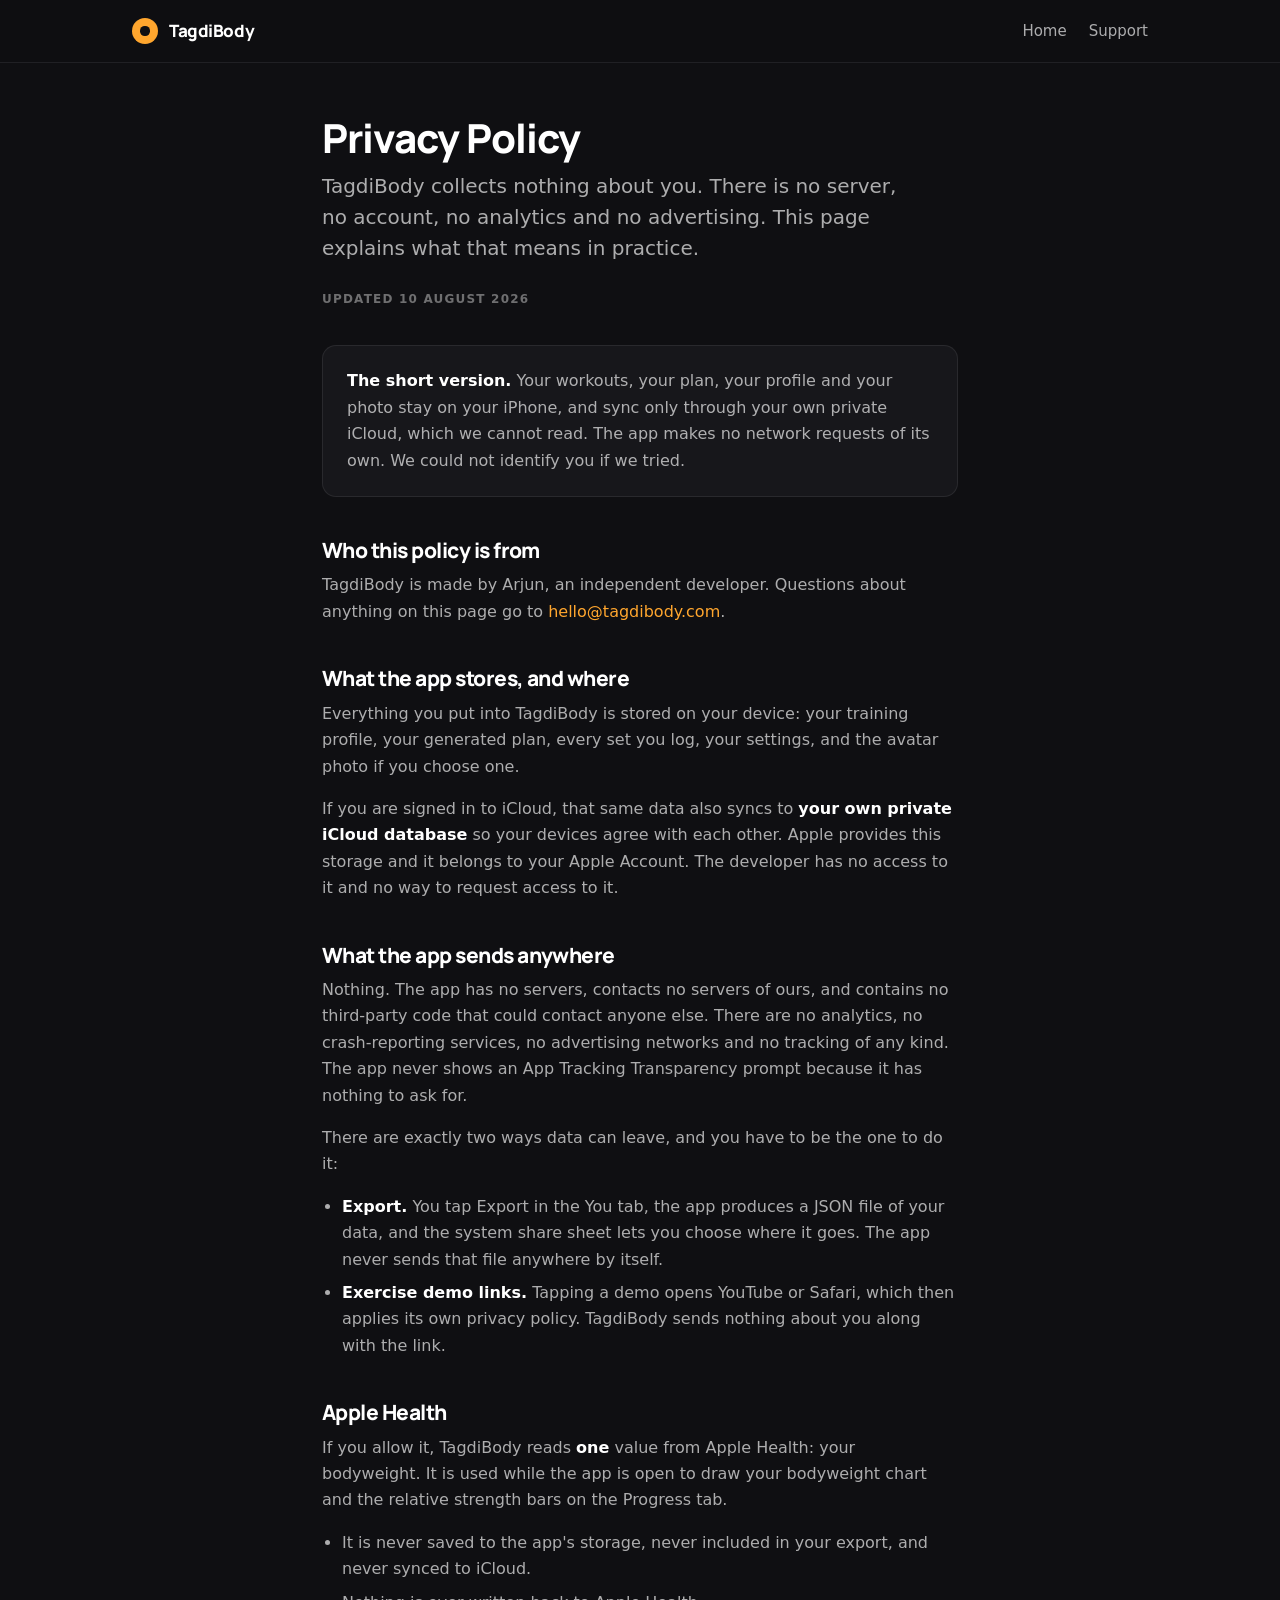
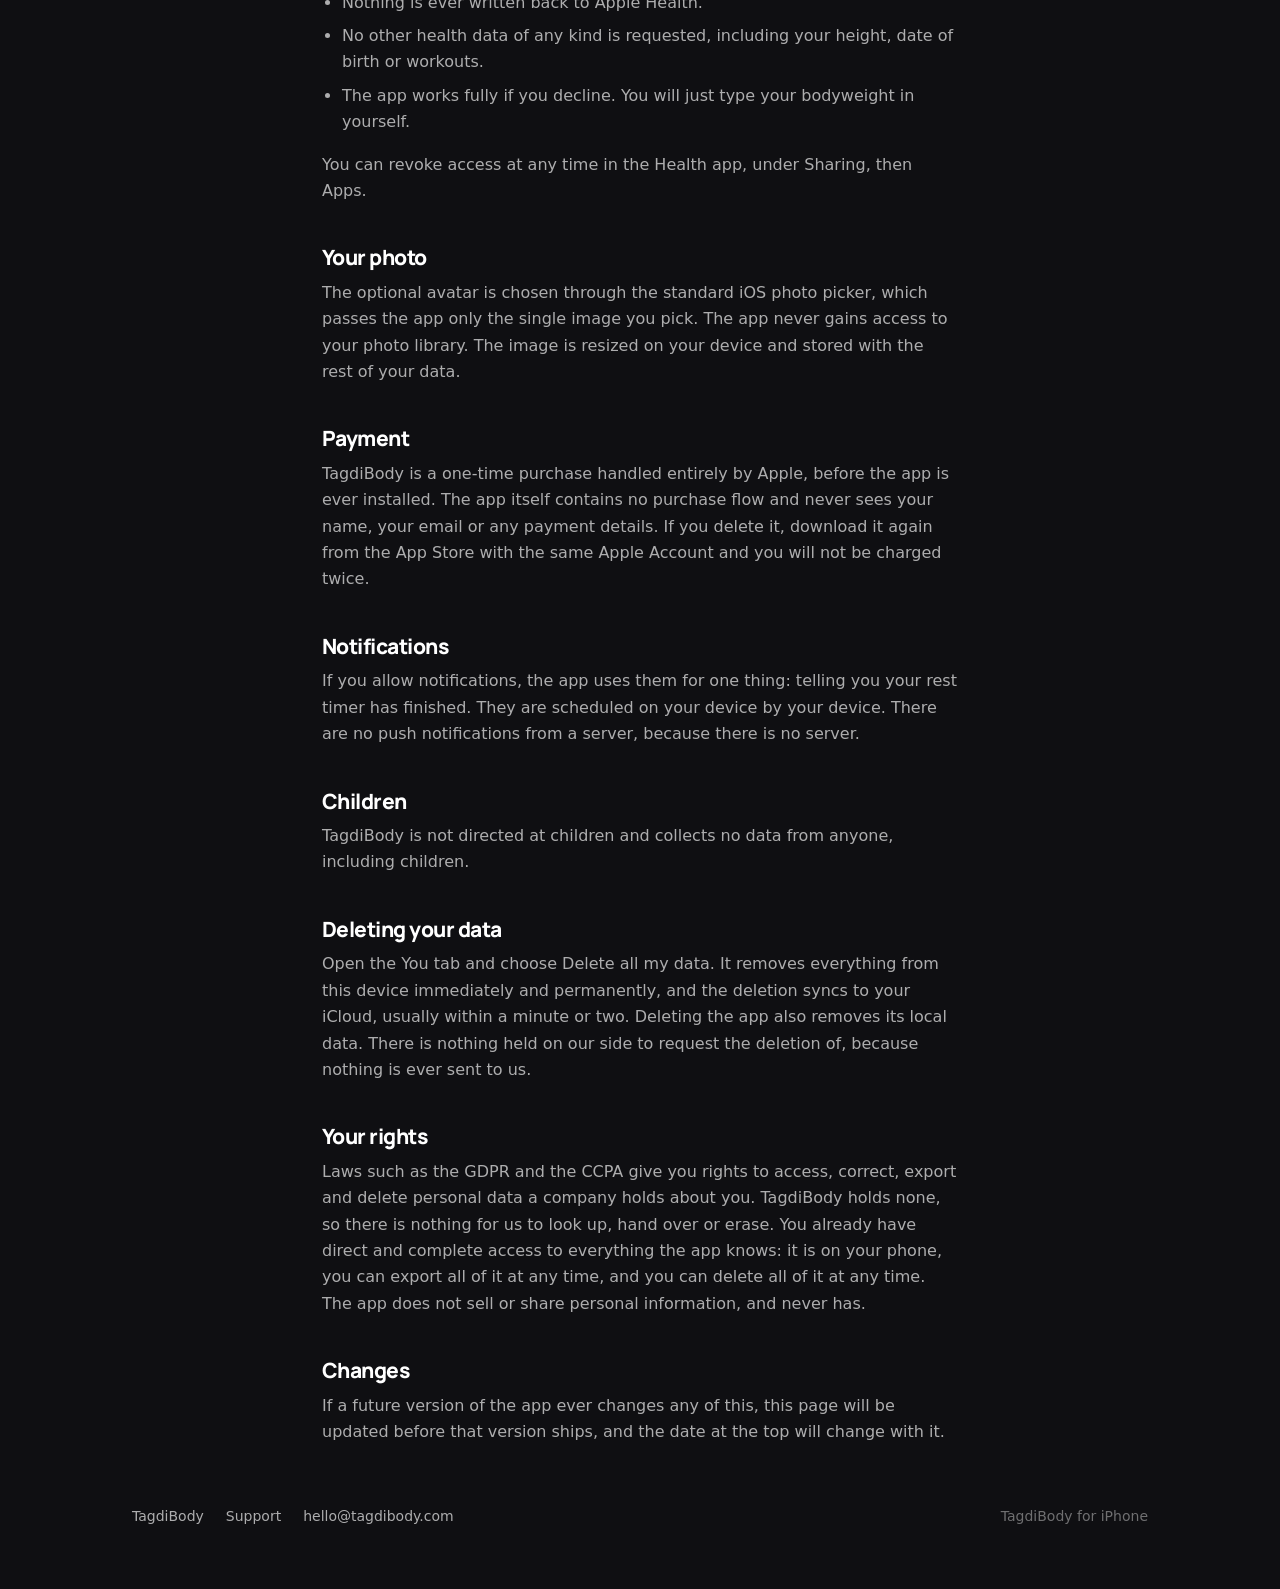
<file: privacy.html>
<!doctype html>
<html lang="en">
<head>
<meta charset="utf-8">
<meta name="viewport" content="width=device-width, initial-scale=1">
<title>Privacy Policy | TagdiBody</title>
<meta name="description" content="TagdiBody collects nothing. There is no server, no account and no analytics. This is the full policy.">
<link rel="canonical" href="https://tagdibody.com/privacy.html">
<meta name="theme-color" content="#0F0F12">
<link rel="icon" href="/assets/favicon.svg" type="image/svg+xml">
<link rel="icon" href="/assets/favicon-32.png" sizes="32x32">
<link rel="apple-touch-icon" href="/assets/apple-touch-icon.png">
<link rel="preload" href="/assets/manrope-subset.woff2" as="font" type="font/woff2" crossorigin>
<link rel="stylesheet" href="/style.css">
</head>
<body>
<a class="skip" href="#main">Skip to content</a>

<header class="site-head">
  <div class="wrap">
    <a class="wordmark" href="/"><span class="plate" aria-hidden="true"></span> TagdiBody</a>
    <nav aria-label="Main">
      <a href="/">Home</a>
      <a href="/support/">Support</a>
    </nav>
  </div>
</header>

<main id="main" class="wrap prose page-top">

<h1>Privacy Policy</h1>
<p class="lede">TagdiBody collects nothing about you. There is no server, no account, no analytics and no advertising. This page explains what that means in practice.</p>
<p class="updated">Updated 10 August 2026</p>

<div class="panel">
  <p><strong>The short version.</strong> Your workouts, your plan, your profile and your photo stay on your iPhone, and sync only through your own private iCloud, which we cannot read. The app makes no network requests of its own. We could not identify you if we tried.</p>
</div>

<h2>Who this policy is from</h2>
<p>TagdiBody is made by Arjun, an independent developer. Questions about anything on this page go to <a href="mailto:hello@tagdibody.com">hello@tagdibody.com</a>.</p>

<h2>What the app stores, and where</h2>
<p>Everything you put into TagdiBody is stored on your device: your training profile, your generated plan, every set you log, your settings, and the avatar photo if you choose one.</p>
<p>If you are signed in to iCloud, that same data also syncs to <strong>your own private iCloud database</strong> so your devices agree with each other. Apple provides this storage and it belongs to your Apple Account. The developer has no access to it and no way to request access to it.</p>

<h2>What the app sends anywhere</h2>
<p>Nothing. The app has no servers, contacts no servers of ours, and contains no third-party code that could contact anyone else. There are no analytics, no crash-reporting services, no advertising networks and no tracking of any kind. The app never shows an App Tracking Transparency prompt because it has nothing to ask for.</p>
<p>There are exactly two ways data can leave, and you have to be the one to do it:</p>
<ul>
  <li><strong>Export.</strong> You tap Export in the You tab, the app produces a JSON file of your data, and the system share sheet lets you choose where it goes. The app never sends that file anywhere by itself.</li>
  <li><strong>Exercise demo links.</strong> Tapping a demo opens YouTube or Safari, which then applies its own privacy policy. TagdiBody sends nothing about you along with the link.</li>
</ul>

<h2>Apple Health</h2>
<p>If you allow it, TagdiBody reads <strong>one</strong> value from Apple Health: your bodyweight. It is used while the app is open to draw your bodyweight chart and the relative strength bars on the Progress tab.</p>
<ul>
  <li>It is never saved to the app's storage, never included in your export, and never synced to iCloud.</li>
  <li>Nothing is ever written back to Apple Health.</li>
  <li>No other health data of any kind is requested, including your height, date of birth or workouts.</li>
  <li>The app works fully if you decline. You will just type your bodyweight in yourself.</li>
</ul>
<p>You can revoke access at any time in the Health app, under Sharing, then Apps.</p>

<h2>Your photo</h2>
<p>The optional avatar is chosen through the standard iOS photo picker, which passes the app only the single image you pick. The app never gains access to your photo library. The image is resized on your device and stored with the rest of your data.</p>

<h2>Payment</h2>
<p>TagdiBody is a one-time purchase handled entirely by Apple, before the app is ever installed. The app itself contains no purchase flow and never sees your name, your email or any payment details. If you delete it, download it again from the App Store with the same Apple Account and you will not be charged twice.</p>

<h2>Notifications</h2>
<p>If you allow notifications, the app uses them for one thing: telling you your rest timer has finished. They are scheduled on your device by your device. There are no push notifications from a server, because there is no server.</p>

<h2>Children</h2>
<p>TagdiBody is not directed at children and collects no data from anyone, including children.</p>

<h2>Deleting your data</h2>
<p>Open the You tab and choose Delete all my data. It removes everything from this device immediately and permanently, and the deletion syncs to your iCloud, usually within a minute or two. Deleting the app also removes its local data. There is nothing held on our side to request the deletion of, because nothing is ever sent to us.</p>

<h2>Your rights</h2>
<p>Laws such as the GDPR and the CCPA give you rights to access, correct, export and delete personal data a company holds about you. TagdiBody holds none, so there is nothing for us to look up, hand over or erase. You already have direct and complete access to everything the app knows: it is on your phone, you can export all of it at any time, and you can delete all of it at any time. The app does not sell or share personal information, and never has.</p>

<h2>Changes</h2>
<p>If a future version of the app ever changes any of this, this page will be updated before that version ships, and the date at the top will change with it.</p>

</main>

<footer class="site-foot">
  <div class="wrap">
  <a href="/">TagdiBody</a>
  <a href="/support/">Support</a>
  <a href="mailto:hello@tagdibody.com">hello@tagdibody.com</a>
  <span class="spacer">TagdiBody for iPhone</span>
  </div>
</footer>

</body>
</html>
</file>
<file: style.css>
/* tagdibody.com
   The app's own tokens, so the site reads as part of the product rather
   than a generic template. Zero third-party requests: no font CDN, no
   analytics, no framework. The only network cost beyond HTML and CSS is
   the images, which is what keeps the page fast without any tuning. */

@font-face {
  font-family: "Manrope";
  /* Subset of the app's own vendored Manrope (Latin plus punctuation),
     21 KB instead of 165 KB. Variable, so one file covers every weight;
     `wght` is set through font-variation-settings because font-weight
     alone does not reach inside a variable font. */
  src: url("assets/manrope-subset.woff2") format("woff2-variations");
  font-weight: 200 800;
  font-display: swap;
}

:root {
  --ground: #0F0F12;
  --ground-2: #131317;
  --card: #17171B;
  --line: rgba(255, 255, 255, .08);
  --line-2: rgba(255, 255, 255, .14);
  --ink: #FFFFFF;
  --ink-2: rgba(255, 255, 255, .66);
  --ink-3: rgba(255, 255, 255, .40);
  --accent: #FFA62E;
  --accent-soft: rgba(255, 166, 46, .12);
  --ui: ui-sans-serif, -apple-system, "Segoe UI", system-ui, sans-serif;
  --display: "Manrope", ui-rounded, ui-sans-serif, -apple-system, system-ui, sans-serif;
  --pad: 22px;
  --radius: 16px;
}

* { box-sizing: border-box; }

html { scroll-behavior: smooth; }
@media (prefers-reduced-motion: reduce) {
  html { scroll-behavior: auto; }
  * { animation: none !important; transition: none !important; }
}

body {
  margin: 0;
  background: var(--ground);
  color: var(--ink);
  font-family: var(--ui);
  font-size: 16px;
  line-height: 1.65;
  -webkit-font-smoothing: antialiased;
  text-rendering: optimizeLegibility;
}

img { max-width: 100%; height: auto; display: block; }

a { color: var(--accent); text-decoration: none; }
a:hover { text-decoration: underline; }
a:focus-visible,
button:focus-visible {
  outline: 2px solid var(--accent);
  outline-offset: 3px;
  border-radius: 4px;
}

.skip {
  position: absolute;
  left: 8px;
  top: 8px;
  transform: translateY(-300%);
  background: var(--accent);
  color: var(--ground);
  padding: 10px 16px;
  font-weight: 700;
  z-index: 10;
}
.skip:focus { transform: none; }

.wrap {
  max-width: 1060px;
  margin: 0 auto;
  padding: 0 var(--pad);
}

/* Narrow measure for the prose pages (support, privacy). */
.wrap.prose { max-width: 680px; }

/* ---------- Type ---------- */

h1, h2, h3, .wordmark, .stat-n, .cta {
  font-family: var(--display);
  letter-spacing: -.025em;
}

h1 {
  font-size: clamp(38px, 6.4vw, 62px);
  line-height: 1.04;
  margin: 0 0 18px;
  font-variation-settings: "wght" 800;
  text-wrap: balance;
}

h2 {
  font-size: clamp(26px, 3.6vw, 36px);
  line-height: 1.12;
  margin: 0 0 14px;
  font-variation-settings: "wght" 800;
  text-wrap: balance;
}

h3 {
  font-size: 19px;
  line-height: 1.3;
  margin: 0 0 8px;
  font-variation-settings: "wght" 700;
  letter-spacing: -.015em;
}

p { margin: 0 0 16px; color: var(--ink-2); }
li { color: var(--ink-2); }
strong { color: var(--ink); font-weight: 600; }

.lede {
  font-size: clamp(17px, 2.1vw, 20px);
  line-height: 1.55;
  color: var(--ink-2);
  margin: 0 0 26px;
  max-width: 46ch;
}

.eyebrow {
  font-size: 12px;
  font-weight: 700;
  letter-spacing: .12em;
  text-transform: uppercase;
  color: var(--accent);
  margin: 0 0 12px;
}

/* ---------- Header ---------- */

.site-head {
  position: sticky;
  top: 0;
  z-index: 5;
  background: rgba(15, 15, 18, .86);
  backdrop-filter: saturate(140%) blur(12px);
  border-bottom: 1px solid var(--line);
}

.site-head .wrap {
  display: flex;
  align-items: center;
  gap: 14px;
  height: 62px;
}

.wordmark {
  display: flex;
  align-items: center;
  gap: 11px;
  color: var(--ink);
  font-size: 17px;
  font-variation-settings: "wght" 800;
}
.wordmark:hover { text-decoration: none; }

.plate {
  width: 26px;
  height: 26px;
  border-radius: 50%;
  background: var(--accent);
  position: relative;
  flex: none;
}
.plate::after {
  content: "";
  position: absolute;
  inset: 32%;
  border-radius: 50%;
  background: var(--ground);
}

.site-head nav {
  margin-left: auto;
  display: flex;
  align-items: center;
  gap: 22px;
  font-size: 15px;
}
.site-head nav a { color: var(--ink-2); }
.site-head nav a:hover { color: var(--ink); text-decoration: none; }

.site-head .cta.small { padding: 8px 15px; font-size: 14px; }

@media (max-width: 600px) {
  .site-head nav { gap: 14px; font-size: 14px; }
  .site-head .nav-hide { display: none; }
}

/* ---------- Buttons ---------- */

.cta {
  transition: transform .2s ease, filter .2s ease;
  display: inline-flex;
  align-items: center;
  justify-content: center;
  gap: 10px;
  background: var(--accent);
  color: #14140F;
  font-size: 17px;
  font-variation-settings: "wght" 800;
  letter-spacing: -.01em;
  padding: 15px 26px;
  border-radius: 13px;
  border: 0;
  text-align: center;
}
.cta:hover { text-decoration: none; filter: brightness(1.06); transform: translateY(-1px); }

.cta.small {
  font-size: 15px;
  padding: 10px 19px;
  border-radius: 10px;
}

.mini-cta {
  display: flex;
  flex-wrap: wrap;
  gap: 12px;
  align-items: center;
  margin-top: 24px;
}

.cta.ghost {
  background: transparent;
  color: var(--ink);
  border: 1px solid var(--line-2);
}

.cta-note {
  font-size: 14px;
  color: var(--ink-3);
  margin: 12px 0 0;
}

/* Pre-launch: the App Store link does not exist yet. One class on <body>
   swaps every call to action between the two states, so going live is a
   single edit rather than a hunt through the page. */
.live-only { display: none; }
body:not(.prelaunch) .live-only { display: inline-flex; }
body:not(.prelaunch) .soon-only { display: none; }

/* ---------- Hero ---------- */

.hero {
  padding: clamp(46px, 8vw, 92px) 0 clamp(40px, 6vw, 74px);
  position: relative;
  overflow: hidden;
}

.hero::before {
  content: "";
  position: absolute;
  width: 760px;
  height: 760px;
  right: -180px;
  top: -320px;
  background: radial-gradient(circle, rgba(255, 166, 46, .13), transparent 62%);
  pointer-events: none;
}

.hero .wrap {
  display: grid;
  grid-template-columns: 1.05fr auto;
  gap: clamp(28px, 5vw, 60px);
  align-items: center;
  position: relative;
}

.hero .shot { width: 306px; margin-right: clamp(0px, 2vw, 28px); }

@media (max-width: 800px) {
  .hero .wrap { grid-template-columns: 1fr; }
  .hero .shot { justify-self: center; }
}

.hero-actions {
  display: flex;
  flex-wrap: wrap;
  gap: 12px;
  align-items: center;
}

/* ---------- Motion ----------
   Entrance keyframes for the hero, scroll reveals for everything below
   the fold. The .js gate matters: reveal targets start hidden ONLY when
   the class is set by script, so with JS off (or a crawler that does not
   run it) every element renders visible. */

@keyframes rise {
  from { opacity: 0; transform: translateY(22px); }
  to { opacity: 1; transform: none; }
}

@keyframes float {
  0%, 100% { transform: translateY(0); }
  50% { transform: translateY(-9px); }
}

.hero .copy > * { animation: rise .65s cubic-bezier(.2, .7, .2, 1) backwards; }
.hero .copy > :nth-child(1) { animation-delay: .05s; }
.hero .copy > :nth-child(2) { animation-delay: .13s; }
.hero .copy > :nth-child(3) { animation-delay: .21s; }
.hero .copy > :nth-child(4) { animation-delay: .29s; }
.hero .shot {
  animation: rise .75s cubic-bezier(.2, .7, .2, 1) .2s backwards,
             float 7s ease-in-out 1.6s infinite;
}

.js .reveal {
  opacity: 0;
  transform: translateY(18px);
  transition: opacity .55s ease, transform .55s cubic-bezier(.2, .7, .2, 1);
}
.js .reveal.in { opacity: 1; transform: none; }

/* ---------- Phone shots ---------- */

.shot {
  border-radius: 30px;
  border: 1px solid var(--line-2);
  overflow: hidden;
  background: var(--ground-2);
  box-shadow: 0 30px 70px rgba(0, 0, 0, .5);
  width: 280px;
  max-width: 100%;
}
.shot img { width: 100%; }

/* ---------- Value strip ---------- */

.strip {
  border-top: 1px solid var(--line);
  border-bottom: 1px solid var(--line);
  background: var(--ground-2);
}

.strip .wrap {
  display: grid;
  grid-template-columns: repeat(4, 1fr);
  gap: 24px;
  padding-top: 30px;
  padding-bottom: 30px;
}

@media (max-width: 720px) {
  .strip .wrap { grid-template-columns: repeat(2, 1fr); gap: 22px; }
}

.stat-n {
  display: block;
  font-size: 25px;
  font-variation-settings: "wght" 800;
  color: var(--ink);
  line-height: 1.2;
}
.stat-l {
  display: block;
  font-size: 14px;
  color: var(--ink-3);
  margin-top: 2px;
}

/* ---------- Feature rows ---------- */

.feature {
  padding: clamp(52px, 8vw, 96px) 0;
  border-bottom: 1px solid var(--line);
}

.feature .wrap {
  display: grid;
  grid-template-columns: 1fr 300px;
  gap: clamp(28px, 6vw, 72px);
  align-items: center;
}

.feature .shot { transform: rotate(-1.8deg); transition: transform .45s ease; }
.feature.flip .shot { transform: rotate(1.8deg); }
.feature .shot:hover { transform: rotate(0); }

.feature.flip .wrap { grid-template-columns: 300px 1fr; }
.feature.flip .copy { order: 2; }
.feature.flip .shot { order: 1; }

@media (max-width: 800px) {
  .feature .wrap,
  .feature.flip .wrap { grid-template-columns: 1fr; }
  .feature .shot,
  .feature.flip .shot { order: 2; justify-self: center; }
  .feature.flip .copy { order: 1; }
}

.copy p:last-child { margin-bottom: 0; }

.ticks { list-style: none; margin: 0; padding: 0; }
.ticks li {
  position: relative;
  padding-left: 26px;
  margin-bottom: 9px;
}
.ticks li::before {
  content: "";
  position: absolute;
  left: 4px;
  top: .62em;
  width: 9px;
  height: 9px;
  border-radius: 50%;
  background: var(--accent);
}

/* ---------- Steps ---------- */

.steps {
  display: grid;
  grid-template-columns: repeat(3, 1fr);
  gap: 18px;
  margin-top: 34px;
  padding: 0;
  list-style: none;
  counter-reset: step;
}
@media (max-width: 760px) { .steps { grid-template-columns: 1fr; } }

.steps li {
  background: var(--card);
  border: 1px solid var(--line);
  border-radius: var(--radius);
  padding: 22px;
  counter-increment: step;
  transition: transform .25s ease, border-color .25s ease;
}
.steps li:hover { transform: translateY(-4px); border-color: rgba(255, 166, 46, .35); }
.steps li::before {
  content: counter(step);
  display: grid;
  place-items: center;
  width: 30px;
  height: 30px;
  border-radius: 50%;
  background: var(--accent-soft);
  color: var(--accent);
  font-family: var(--display);
  font-variation-settings: "wght" 800;
  font-size: 15px;
  margin-bottom: 12px;
}
.steps h3 { margin-bottom: 6px; }
.steps p { margin: 0; font-size: 15px; }

/* ---------- Grid of small features ---------- */

.section { padding: clamp(52px, 8vw, 96px) 0; border-bottom: 1px solid var(--line); }
.section-head { max-width: 46ch; margin-bottom: 8px; }

.cards {
  display: grid;
  grid-template-columns: repeat(3, 1fr);
  gap: 18px;
  margin-top: 34px;
}
@media (max-width: 860px) { .cards { grid-template-columns: repeat(2, 1fr); } }
@media (max-width: 560px) { .cards { grid-template-columns: 1fr; } }

.card {
  background: var(--card);
  border: 1px solid var(--line);
  border-radius: var(--radius);
  padding: 22px;
  transition: transform .25s ease, border-color .25s ease;
}
.card:hover { transform: translateY(-4px); border-color: rgba(255, 166, 46, .35); }
.card h3 { margin-bottom: 6px; }
.card p { margin: 0; font-size: 15px; }

/* ---------- Price ---------- */

.price-card {
  background: var(--card);
  border: 1px solid var(--line-2);
  border-radius: 22px;
  padding: clamp(28px, 5vw, 46px);
  text-align: center;
  max-width: 620px;
  margin: 0 auto;
}
.price-n {
  font-family: var(--display);
  font-variation-settings: "wght" 800;
  font-size: clamp(46px, 8vw, 68px);
  line-height: 1;
  letter-spacing: -.03em;
  display: block;
  margin-bottom: 6px;
}
.price-card .lede { margin: 0 auto 22px; }
.price-list {
  list-style: none;
  padding: 0;
  margin: 24px 0 0;
  display: flex;
  flex-wrap: wrap;
  gap: 8px 20px;
  justify-content: center;
  font-size: 15px;
  color: var(--ink-3);
}

.actions-center { justify-content: center; }

/* Scan-to-install. Desktop only (a phone taps the button instead) and
   live only (the QR encodes the App Store URL). */
.qr-box {
  display: none;
  flex-direction: column;
  align-items: center;
  gap: 10px;
  margin-top: 26px;
}
@media (min-width: 800px) {
  body:not(.prelaunch) .qr-box { display: flex; }
}
.qr-box .qr {
  width: 132px;
  height: 132px;
  background: #FFFFFF;
  border-radius: 14px;
  padding: 10px;
}
.qr-box .qr svg, .qr-box .qr img { width: 100%; height: 100%; display: block; }
.qr-box span { font-size: 13px; color: var(--ink-3); }

/* Pre-launch blocks (the waitlist form) follow the same switch as the
   inline CTAs, at block display. */
body:not(.prelaunch) .soon-block { display: none; }

/* The open-beta offer under the waitlist: button for everyone, QR only
   where a QR helps (a desktop screen someone scans with their phone).
   Carries .soon-only, so the launch flip removes the whole block and the
   App Store qr-box above takes over. */
.beta-extra {
  display: flex;
  flex-direction: column;
  align-items: center;
  gap: 12px;
  margin-top: 26px;
}
body:not(.prelaunch) .beta-extra { display: none; }
.beta-extra .cta-note { margin: 0; }
.beta-qr { display: none; }
@media (min-width: 800px) {
  .beta-qr {
    display: flex;
    flex-direction: column;
    align-items: center;
    gap: 8px;
  }
  .beta-qr img {
    width: 132px;
    height: 132px;
    background: #FFFFFF;
    border-radius: 14px;
    padding: 10px;
  }
  .beta-qr span { font-size: 13px; color: var(--ink-3); }
}

.waitlist {
  max-width: 420px;
  margin: 6px auto 0;
  display: flex;
  flex-direction: column;
  gap: 14px;
  text-align: left;
}
.waitlist .field span {
  display: block;
  font-size: 13px;
  font-weight: 600;
  color: var(--ink-3);
  margin-bottom: 6px;
}
.waitlist input {
  width: 100%;
  background: var(--card);
  border: 1px solid var(--line-2);
  border-radius: 12px;
  color: var(--ink);
  font-size: 16px;
  font-family: var(--ui);
  padding: 13px 15px;
}
.waitlist input::placeholder { color: var(--ink-3); }
.waitlist input:focus-visible {
  outline: 2px solid var(--accent);
  outline-offset: 1px;
  border-color: transparent;
}
.waitlist .cta { width: 100%; }
.waitlist .cta:disabled { opacity: .6; }
.waitlist .hp {
  position: absolute;
  width: 1px;
  height: 1px;
  opacity: 0;
  pointer-events: none;
}
.form-status { font-size: 14px; color: var(--ink-2); margin: 0; min-height: 1em; }
.form-done {
  font-size: 17px;
  font-weight: 600;
  color: var(--ink);
  text-align: center;
  padding: 18px 0;
}
.waitlist .cta-note { text-align: center; }

.closing { padding: clamp(60px, 9vw, 108px) 0; text-align: center; }
.closing .wrap { max-width: 700px; }
.closing .lede { margin-left: auto; margin-right: auto; }

/* ---------- FAQ ---------- */

.faq-item {
  border-top: 1px solid var(--line);
  padding: 20px 0;
}
.faq-item:last-child { border-bottom: 1px solid var(--line); }
.faq-item h3 { color: var(--ink); }
.faq-item p:last-child { margin-bottom: 0; }

/* ---------- Footer ---------- */

.site-foot {
  padding: 44px 0 60px;
  color: var(--ink-3);
  font-size: 14px;
}
.site-foot .wrap {
  display: flex;
  flex-wrap: wrap;
  gap: 10px 22px;
  align-items: center;
}
.site-foot .spacer { margin-left: auto; }
.site-foot a { color: var(--ink-2); }

/* ---------- Prose pages ---------- */

.prose h1 { font-size: clamp(30px, 5vw, 40px); margin-bottom: 12px; }
.prose h2 { font-size: 21px; margin: 42px 0 10px; }
.prose h3 { font-size: 16px; margin: 26px 0 6px; }
.prose ul { margin: 0 0 16px; padding-left: 20px; }
.prose li { margin-bottom: 7px; }

.page-top { padding-top: 54px; }

.updated {
  font-size: 12px;
  font-weight: 700;
  letter-spacing: .1em;
  text-transform: uppercase;
  color: var(--ink-3);
  margin: 0 0 36px;
}

.panel {
  background: var(--card);
  border: 1px solid var(--line);
  border-radius: 14px;
  padding: 22px 24px;
  margin: 0 0 34px;
}
.panel p:last-child { margin: 0; }

.faq {
  border-top: 1px solid var(--line);
  padding: 20px 0 4px;
}
.faq h3 { margin-top: 0; color: var(--ink); }
</file>
